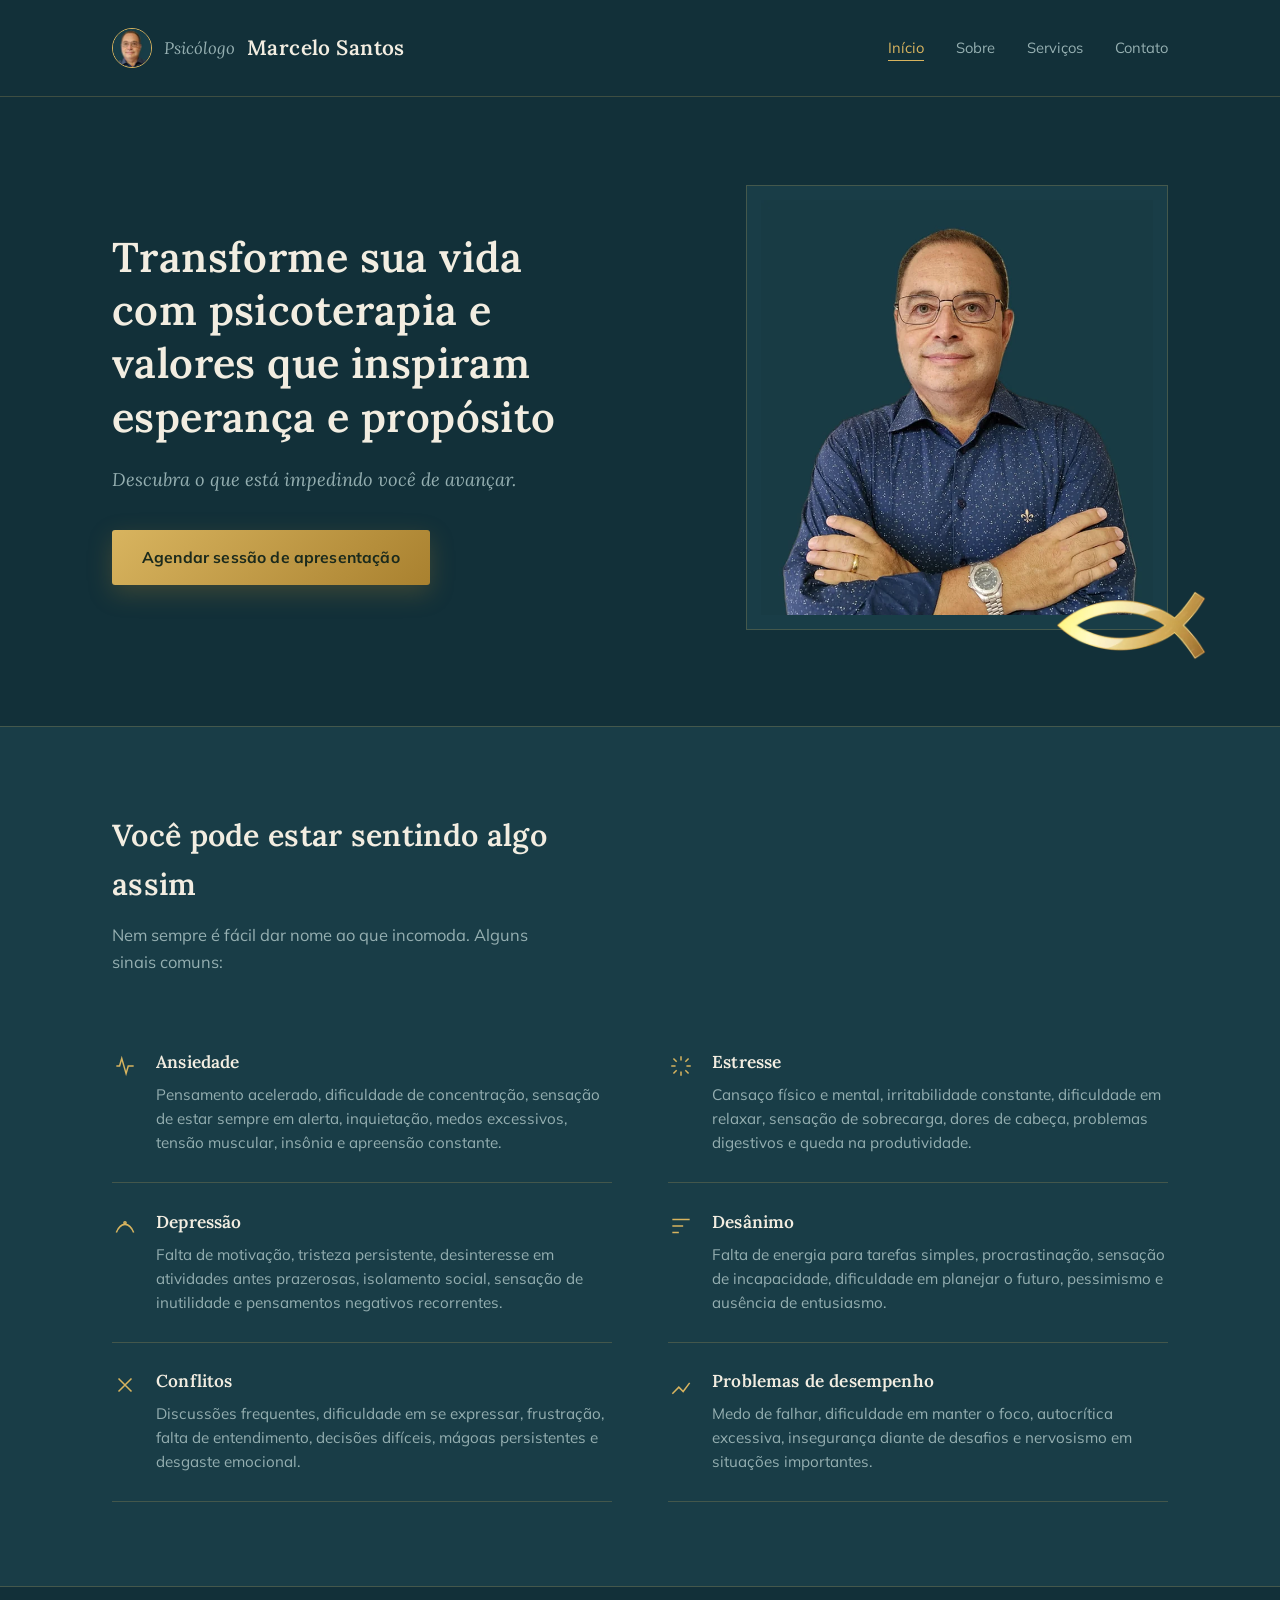
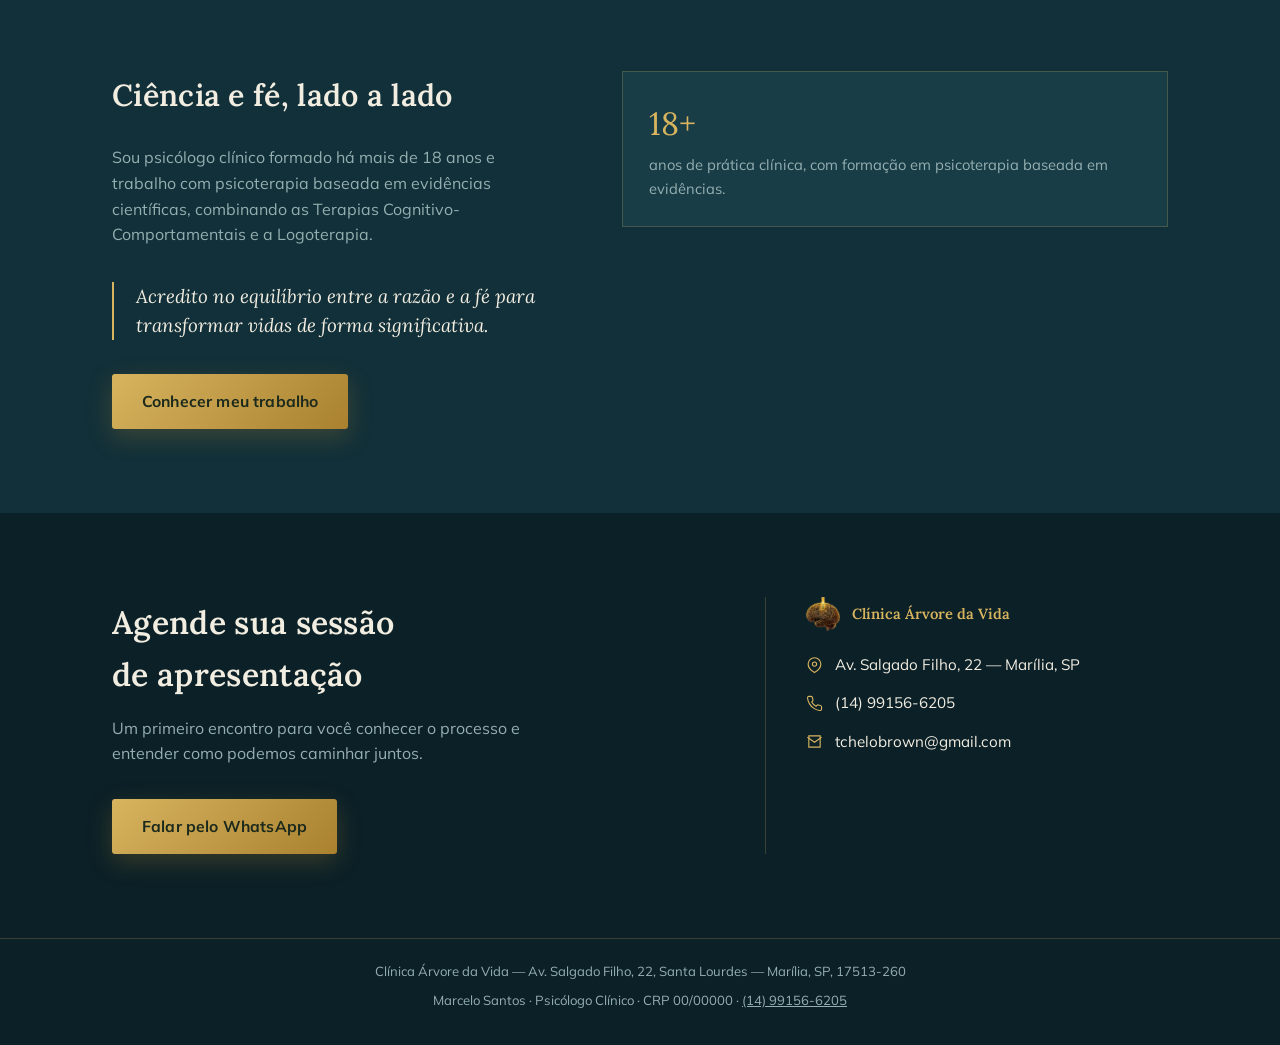
<file: site/index.html>
<!DOCTYPE html>
<html lang="pt-BR">
<head>
<meta charset="UTF-8">
<meta name="viewport" content="width=device-width, initial-scale=1.0">
<title>Marcelo Santos | Psicólogo clínico em Marília</title>
<meta name="description" content="Psicoterapia baseada em evidências. Atendimento online e presencial em Marília, SP.">
<link rel="canonical" href="https://www.psimarcelosantos.com.br/">
<meta property="og:type" content="website">
<meta property="og:locale" content="pt_BR">
<meta property="og:site_name" content="Marcelo Santos | Psicólogo clínico">
<meta property="og:title" content="Marcelo Santos | Psicólogo clínico em Marília">
<meta property="og:description" content="Psicoterapia baseada em evidências. Atendimento online e presencial em Marília, SP.">
<meta property="og:url" content="https://www.psimarcelosantos.com.br/">
<meta property="og:image" content="https://www.psimarcelosantos.com.br/assets/img/og-marcelo.jpg">
<meta property="og:image:width" content="1200">
<meta property="og:image:height" content="630">
<meta property="og:image:alt" content="Marcelo Santos, psicólogo clínico">
<meta name="twitter:card" content="summary_large_image">
<meta name="twitter:title" content="Marcelo Santos | Psicólogo clínico em Marília">
<meta name="twitter:description" content="Psicoterapia baseada em evidências. Atendimento online e presencial em Marília, SP.">
<meta name="twitter:image" content="https://www.psimarcelosantos.com.br/assets/img/og-marcelo.jpg">
<link rel="icon" type="image/png" sizes="32x32" href="assets/img/favicon-32.png">
<link rel="apple-touch-icon" href="assets/img/apple-touch-icon.png">
<meta name="theme-color" content="#123039">
<link rel="preconnect" href="https://fonts.googleapis.com">
<link rel="preconnect" href="https://fonts.gstatic.com" crossorigin>
<link href="https://fonts.googleapis.com/css2?family=Lora:ital,wght@0,400;0,500;0,600;1,400&family=Mulish:wght@400;500;600;700;800&display=swap" rel="stylesheet">
<link rel="stylesheet" href="assets/css/style.css">
<script type="application/ld+json">
{
  "@context": "https://schema.org",
  "@type": "Psychologist",
  "@id": "https://www.psimarcelosantos.com.br/#marcelo",
  "name": "Marcelo Santos",
  "description": "Psicólogo clínico com mais de 18 anos de prática, atuando com Terapias Cognitivo-Comportamentais e Logoterapia.",
  "url": "https://www.psimarcelosantos.com.br/",
  "image": "https://www.psimarcelosantos.com.br/assets/img/og-marcelo.jpg",
  "telephone": "+55-14-99156-6205",
  "email": "tchelobrown@gmail.com",
  "priceRange": "$$",
  "address": {
    "@type": "PostalAddress",
    "streetAddress": "Av. Salgado Filho, 22",
    "addressLocality": "Marília",
    "addressRegion": "SP",
    "postalCode": "17513-260",
    "addressCountry": "BR"
  },
  "areaServed": [
    {
      "@type": "City",
      "name": "Marília"
    },
    {
      "@type": "Country",
      "name": "Brasil"
    }
  ],
  "availableService": [
    {
      "@type": "MedicalTherapy",
      "name": "Terapia Cognitivo-Comportamental"
    },
    {
      "@type": "MedicalTherapy",
      "name": "Logoterapia"
    }
  ],
  "medicalSpecialty": "Psychiatric",
  "knowsLanguage": "pt-BR"
}
</script>
<script>document.documentElement.classList.add("js");</script>
</head>
<body>

<header>
  <div class="wrap">
    <a class="brand" href="index.html" style="text-decoration:none;">
      <img class="avatar" src="assets/img/avatar-80.webp" alt="" width="40" height="40">
      <span class="first">Psicólogo</span>
      <span class="last">Marcelo Santos</span>
    </a>
    <nav>
      <a class="active" href="index.html">Início</a>
      <a href="sobre.html">Sobre</a>
      <a href="servicos.html">Serviços</a>
      <a href="contato.html">Contato</a>
    </nav>
  </div>
</header>

<section class="hero">
  <div class="wrap">
    <div>
      <h1>Transforme sua vida com psicoterapia e valores que inspiram esperança e propósito</h1>
      <p class="sub">Descubra o que está impedindo você de avançar.</p>
      <a class="btn-gold" href="https://wa.me/5514991566205" target="_blank" rel="noopener">Agendar sessão de apresentação</a>
    </div>
    <div class="hero-photo">
      <div class="frame">
        <img src="assets/img/marcelo.webp" alt="Marcelo Santos, psicólogo clínico" width="700" height="742" fetchpriority="high">
      </div>
      <img class="fish-watermark" src="assets/img/peixe.webp" alt="" aria-hidden="true" width="320" height="148">
    </div>
  </div>
</section>

<section class="signs" id="sinais">
  <div class="wrap">
    <div class="section-head" data-reveal>
      <h2>Você pode estar sentindo algo assim</h2>
      <p>Nem sempre é fácil dar nome ao que incomoda. Alguns sinais comuns:</p>
    </div>
    <div class="signs-grid">

      <div class="sign" data-reveal data-reveal-delay="0">
        <svg viewBox="0 0 24 24" aria-hidden="true"><path d="M4 12h3l2-7 4 14 2-7h5"/></svg>
        <div>
          <h3>Ansiedade</h3>
          <p>Pensamento acelerado, dificuldade de concentração, sensação de estar sempre em alerta, inquietação, medos excessivos, tensão muscular, insônia e apreensão constante.</p>
        </div>
      </div>

      <div class="sign" data-reveal data-reveal-delay="70">
        <svg viewBox="0 0 24 24" aria-hidden="true"><path d="M12 3v4M12 17v4M5 5l3 3M16 16l3 3M3 12h4M17 12h4M5 19l3-3M16 8l3-3"/></svg>
        <div>
          <h3>Estresse</h3>
          <p>Cansaço físico e mental, irritabilidade constante, dificuldade em relaxar, sensação de sobrecarga, dores de cabeça, problemas digestivos e queda na produtividade.</p>
        </div>
      </div>

      <div class="sign" data-reveal data-reveal-delay="140">
        <svg viewBox="0 0 24 24" aria-hidden="true"><path d="M4 18c4-10 12-10 16 0"/><circle cx="12" cy="9" r="1"/></svg>
        <div>
          <h3>Depressão</h3>
          <p>Falta de motivação, tristeza persistente, desinteresse em atividades antes prazerosas, isolamento social, sensação de inutilidade e pensamentos negativos recorrentes.</p>
        </div>
      </div>

      <div class="sign" data-reveal data-reveal-delay="210">
        <svg viewBox="0 0 24 24" aria-hidden="true"><path d="M4 6h16M4 12h10M4 18h6"/></svg>
        <div>
          <h3>Desânimo</h3>
          <p>Falta de energia para tarefas simples, procrastinação, sensação de incapacidade, dificuldade em planejar o futuro, pessimismo e ausência de entusiasmo.</p>
        </div>
      </div>

      <div class="sign" data-reveal data-reveal-delay="280">
        <svg viewBox="0 0 24 24" aria-hidden="true"><path d="M6 6l6 6-6 6M18 6l-6 6 6 6"/></svg>
        <div>
          <h3>Conflitos</h3>
          <p>Discussões frequentes, dificuldade em se expressar, frustração, falta de entendimento, decisões difíceis, mágoas persistentes e desgaste emocional.</p>
        </div>
      </div>

      <div class="sign" data-reveal data-reveal-delay="350">
        <svg viewBox="0 0 24 24" aria-hidden="true"><path d="M4 20l6-6 4 4 6-8"/></svg>
        <div>
          <h3>Problemas de desempenho</h3>
          <p>Medo de falhar, dificuldade em manter o foco, autocrítica excessiva, insegurança diante de desafios e nervosismo em situações importantes.</p>
        </div>
      </div>

    </div>
  </div>
</section>

<section class="bio">
  <div class="wrap">
    <div>
      <h2>Ciência e fé, lado a lado</h2>
      <p>Sou psicólogo clínico formado há mais de 18 anos e trabalho com psicoterapia baseada em evidências científicas, combinando as Terapias Cognitivo-Comportamentais e a Logoterapia.</p>
      <p class="pull">Acredito no equilíbrio entre a razão e a fé para transformar vidas de forma significativa.</p>
      <a class="btn-gold" href="sobre.html">Conhecer meu trabalho</a>
    </div>
    <div class="bio-side" data-reveal>
      <div class="credential">
        <span class="num">18+</span>
        <p>anos de prática clínica, com formação em psicoterapia baseada em evidências.</p>
      </div>
    </div>
  </div>
</section>

<section class="cta">
  <div class="wrap">
    <div>
      <h2>Agende sua sessão de apresentação</h2>
      <p>Um primeiro encontro para você conhecer o processo e entender como podemos caminhar juntos.</p>
      <a class="btn-gold" href="https://wa.me/5514991566205" target="_blank" rel="noopener">Falar pelo WhatsApp</a>
    </div>
    <div class="contact-block" data-reveal>
      <div class="clinic">
        <img class="clinic-logo" src="assets/img/cerebro.webp" alt="" width="140" height="137" loading="lazy">
        <span><strong>Clínica Árvore da Vida</strong></span>
      </div>
      <div class="contact-line">
        <svg viewBox="0 0 24 24" aria-hidden="true"><path d="M21 10c0 7-9 12-9 12s-9-5-9-12a9 9 0 0 1 18 0z"/><circle cx="12" cy="10" r="3"/></svg>
        <a href="https://www.google.com/maps/search/?api=1&amp;query=Av.+Salgado+Filho,+22,+Santa+Lourdes,+Mar%C3%ADlia+-+SP,+17513-260" target="_blank" rel="noopener">Av. Salgado Filho, 22 — Marília, SP</a>
      </div>
      <div class="contact-line">
        <svg viewBox="0 0 24 24" aria-hidden="true"><path d="M22 16.92v3a2 2 0 0 1-2.18 2 19.8 19.8 0 0 1-8.63-3.07 19.5 19.5 0 0 1-6-6 19.8 19.8 0 0 1-3.07-8.67A2 2 0 0 1 4.11 2h3a2 2 0 0 1 2 1.72c.13.96.36 1.9.68 2.81a2 2 0 0 1-.45 2.11L8.09 9.91a16 16 0 0 0 6 6l1.27-1.27a2 2 0 0 1 2.11-.45c.91.32 1.85.55 2.81.68A2 2 0 0 1 22 16.92z"/></svg>
        <a href="tel:+5514991566205">(14) 99156-6205</a>
      </div>
      <div class="contact-line">
        <svg viewBox="0 0 24 24" aria-hidden="true"><path d="M4 4h16v16H4z"/><path d="M22 6l-10 7L2 6"/></svg>
        <a href="mailto:tchelobrown@gmail.com">tchelobrown@gmail.com</a>
      </div>
    </div>
  </div>
</section>

<!-- TODO Pedro: o CRP é obrigatório em divulgação (CFP). Pedir o número ao Marcelo e trocar abaixo. -->
<footer>
  <div class="wrap">
    <p style="margin:0 0 8px;">Clínica Árvore da Vida — Av. Salgado Filho, 22, Santa Lourdes — Marília, SP, 17513-260</p>
    <p style="margin:0;">Marcelo Santos · Psicólogo Clínico · CRP 00/00000 · <a href="tel:+5514991566205">(14) 99156-6205</a></p>
  </div>
</footer>

<script src="assets/js/reveal.js" defer></script>
</body>
</html>
</file>
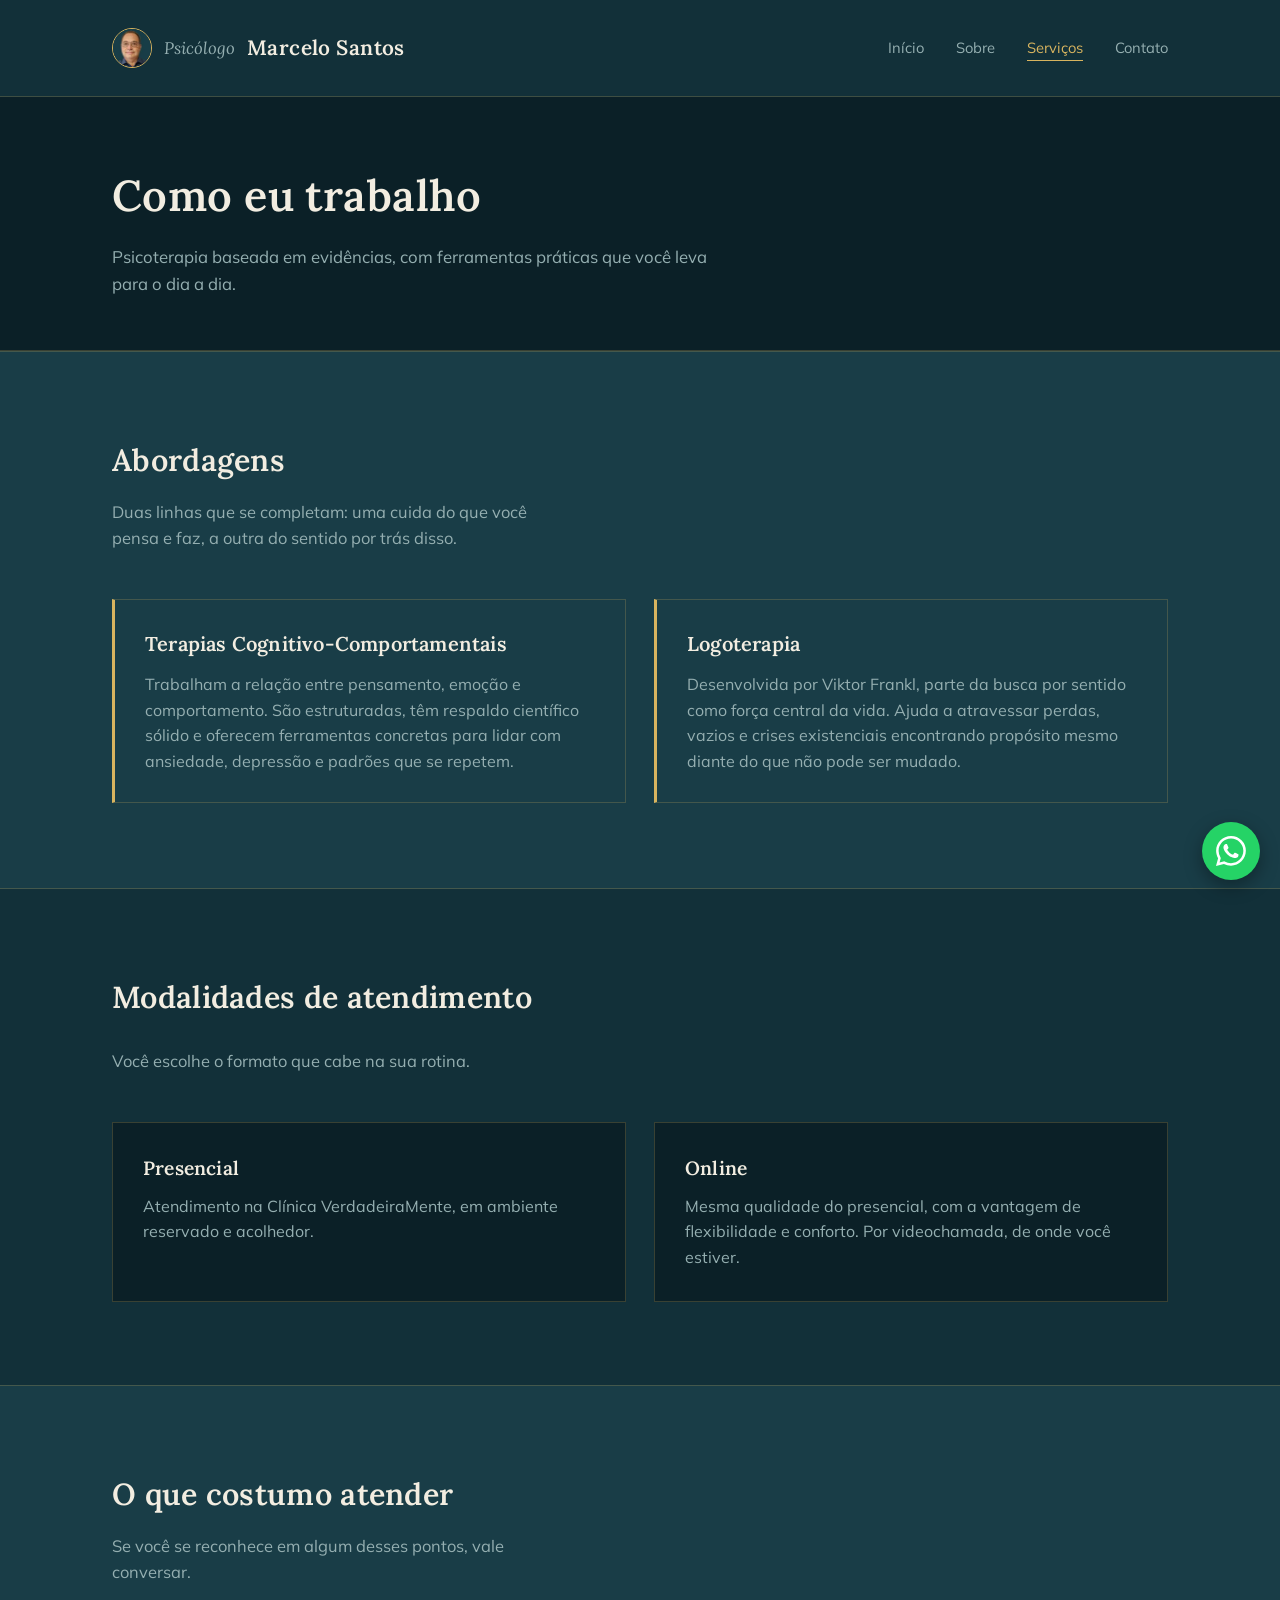
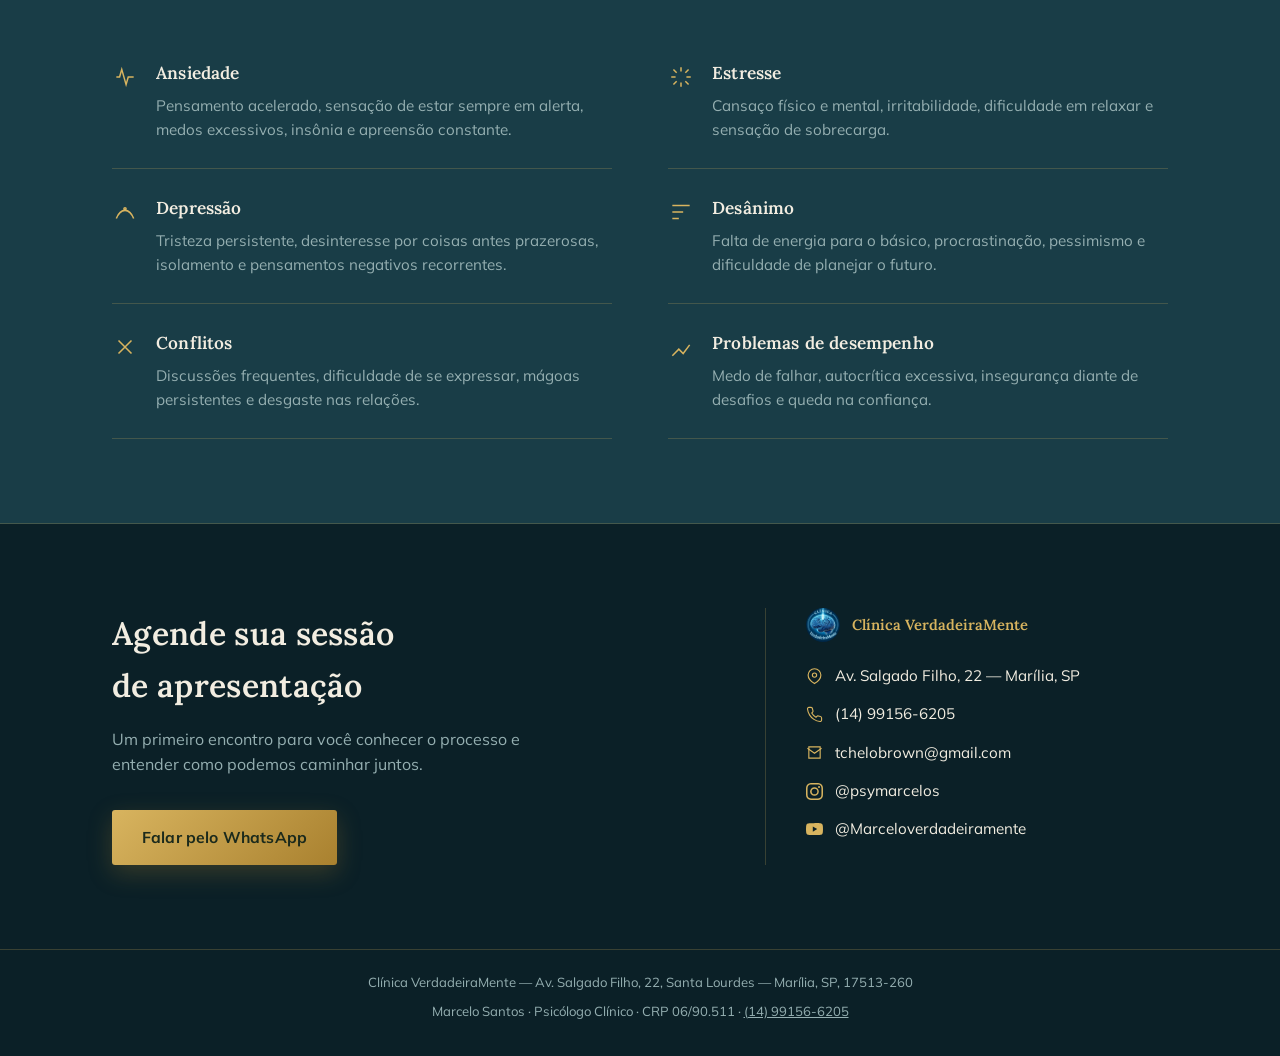
<file: servicos.html>
<!DOCTYPE html>
<html lang="pt-BR">
<head>
<meta charset="UTF-8">
<meta name="viewport" content="width=device-width, initial-scale=1.0">
<title>Serviços | Marcelo Santos, psicólogo clínico</title>
<meta name="description" content="Psicoterapia individual, online e presencial, em Marília. Terapias Cognitivo-Comportamentais e Logoterapia.">
<link rel="canonical" href="https://psimarcelosantos.com.br/servicos">
<meta property="og:type" content="website">
<meta property="og:locale" content="pt_BR">
<meta property="og:site_name" content="Marcelo Santos | Psicólogo clínico">
<meta property="og:title" content="Serviços | Marcelo Santos, psicólogo clínico">
<meta property="og:description" content="Psicoterapia individual, online e presencial, em Marília. Terapias Cognitivo-Comportamentais e Logoterapia.">
<meta property="og:url" content="https://psimarcelosantos.com.br/servicos">
<meta property="og:image" content="https://psimarcelosantos.com.br/assets/img/og-marcelo.jpg">
<meta property="og:image:width" content="1200">
<meta property="og:image:height" content="630">
<meta property="og:image:alt" content="Marcelo Santos, psicólogo clínico">
<meta name="twitter:card" content="summary_large_image">
<meta name="twitter:title" content="Serviços | Marcelo Santos, psicólogo clínico">
<meta name="twitter:description" content="Psicoterapia individual, online e presencial, em Marília. Terapias Cognitivo-Comportamentais e Logoterapia.">
<meta name="twitter:image" content="https://psimarcelosantos.com.br/assets/img/og-marcelo.jpg">
<link rel="icon" type="image/png" sizes="32x32" href="assets/img/favicon-32.png">
<link rel="apple-touch-icon" href="assets/img/apple-touch-icon.png">
<meta name="theme-color" content="#123039">
<link rel="preconnect" href="https://fonts.googleapis.com">
<link rel="preconnect" href="https://fonts.gstatic.com" crossorigin>
<link href="https://fonts.googleapis.com/css2?family=Lora:ital,wght@0,400;0,500;0,600;1,400&family=Mulish:wght@400;500;600;700;800&display=swap" rel="stylesheet">
<link rel="stylesheet" href="assets/css/style.css?v=5">
<script type="application/ld+json">
{
  "@context": "https://schema.org",
  "@type": "Psychologist",
  "@id": "https://psimarcelosantos.com.br/#marcelo",
  "name": "Marcelo Santos",
  "description": "Psicólogo clínico com mais de 18 anos de prática, atuando com Terapias Cognitivo-Comportamentais e Logoterapia.",
  "url": "https://psimarcelosantos.com.br/",
  "image": "https://psimarcelosantos.com.br/assets/img/og-marcelo.jpg",
  "telephone": "+55-14-99156-6205",
  "email": "tchelobrown@gmail.com",
  "sameAs": ["https://www.instagram.com/psymarcelos/", "https://www.youtube.com/@Marceloverdadeiramente"],
  "priceRange": "$$",
  "address": {
    "@type": "PostalAddress",
    "streetAddress": "Av. Salgado Filho, 22",
    "addressLocality": "Marília",
    "addressRegion": "SP",
    "postalCode": "17513-260",
    "addressCountry": "BR"
  },
  "areaServed": [
    {
      "@type": "City",
      "name": "Marília"
    },
    {
      "@type": "Country",
      "name": "Brasil"
    }
  ],
  "availableService": [
    {
      "@type": "MedicalTherapy",
      "name": "Terapia Cognitivo-Comportamental"
    },
    {
      "@type": "MedicalTherapy",
      "name": "Logoterapia"
    }
  ],
  "medicalSpecialty": "Psychiatric",
  "knowsLanguage": "pt-BR"
}
</script>
<script>document.documentElement.classList.add("js");</script>
</head>
<body>

<header>
  <div class="wrap">
    <a class="brand" href="/" style="text-decoration:none;">
      <img class="avatar" src="assets/img/avatar-80.webp" alt="" width="40" height="40">
      <span class="first">Psicólogo</span>
      <span class="last">Marcelo Santos</span>
    </a>
    <nav>
      <a href="/">Início</a>
      <a href="/sobre">Sobre</a>
      <a class="active" href="/servicos">Serviços</a>
      <a href="/contato">Contato</a>
    </nav>
  </div>
</header>

<section class="page-head">
  <div class="wrap">
    <h1>Como eu trabalho</h1>
    <p>Psicoterapia baseada em evidências, com ferramentas práticas que você leva para o dia a dia.</p>
  </div>
</section>

<section class="signs">
  <div class="wrap">
    <div class="section-head" data-reveal>
      <h2>Abordagens</h2>
      <p>Duas linhas que se completam: uma cuida do que você pensa e faz, a outra do sentido por trás disso.</p>
    </div>
    <div class="approach-grid">
      <div class="approach" data-reveal data-reveal-delay="0">
        <h3>Terapias Cognitivo-Comportamentais</h3>
        <p>Trabalham a relação entre pensamento, emoção e comportamento. São estruturadas, têm respaldo científico sólido e oferecem ferramentas concretas para lidar com ansiedade, depressão e padrões que se repetem.</p>
      </div>
      <div class="approach" data-reveal data-reveal-delay="70">
        <h3>Logoterapia</h3>
        <p>Desenvolvida por Viktor Frankl, parte da busca por sentido como força central da vida. Ajuda a atravessar perdas, vazios e crises existenciais encontrando propósito mesmo diante do que não pode ser mudado.</p>
      </div>
    </div>
  </div>
</section>

<section class="bio stack">
  <div class="wrap">
    <div class="section-head" data-reveal>
      <h2>Modalidades de atendimento</h2>
      <p>Você escolhe o formato que cabe na sua rotina.</p>
    </div>
    <div class="modes">
      <div class="mode" data-reveal data-reveal-delay="0">
        <h3>Presencial</h3>
        <p>Atendimento na Clínica VerdadeiraMente, em ambiente reservado e acolhedor.</p>
      </div>
      <div class="mode" data-reveal data-reveal-delay="70">
        <h3>Online</h3>
        <p>Mesma qualidade do presencial, com a vantagem de flexibilidade e conforto. Por videochamada, de onde você estiver.</p>
      </div>
    </div>
  </div>
</section>

<section class="signs">
  <div class="wrap">
    <div class="section-head" data-reveal>
      <h2>O que costumo atender</h2>
      <p>Se você se reconhece em algum desses pontos, vale conversar.</p>
    </div>
    <div class="signs-grid">
      <div class="sign" data-reveal data-reveal-delay="0"><svg viewBox="0 0 24 24" aria-hidden="true"><path d="M4 12h3l2-7 4 14 2-7h5"/></svg><div><h3>Ansiedade</h3><p>Pensamento acelerado, sensação de estar sempre em alerta, medos excessivos, insônia e apreensão constante.</p></div></div>
      <div class="sign" data-reveal data-reveal-delay="70"><svg viewBox="0 0 24 24" aria-hidden="true"><path d="M12 3v4M12 17v4M5 5l3 3M16 16l3 3M3 12h4M17 12h4M5 19l3-3M16 8l3-3"/></svg><div><h3>Estresse</h3><p>Cansaço físico e mental, irritabilidade, dificuldade em relaxar e sensação de sobrecarga.</p></div></div>
      <div class="sign" data-reveal data-reveal-delay="140"><svg viewBox="0 0 24 24" aria-hidden="true"><path d="M4 18c4-10 12-10 16 0"/><circle cx="12" cy="9" r="1"/></svg><div><h3>Depressão</h3><p>Tristeza persistente, desinteresse por coisas antes prazerosas, isolamento e pensamentos negativos recorrentes.</p></div></div>
      <div class="sign" data-reveal data-reveal-delay="210"><svg viewBox="0 0 24 24" aria-hidden="true"><path d="M4 6h16M4 12h10M4 18h6"/></svg><div><h3>Desânimo</h3><p>Falta de energia para o básico, procrastinação, pessimismo e dificuldade de planejar o futuro.</p></div></div>
      <div class="sign" data-reveal data-reveal-delay="280"><svg viewBox="0 0 24 24" aria-hidden="true"><path d="M6 6l6 6-6 6M18 6l-6 6 6 6"/></svg><div><h3>Conflitos</h3><p>Discussões frequentes, dificuldade de se expressar, mágoas persistentes e desgaste nas relações.</p></div></div>
      <div class="sign" data-reveal data-reveal-delay="350"><svg viewBox="0 0 24 24" aria-hidden="true"><path d="M4 20l6-6 4 4 6-8"/></svg><div><h3>Problemas de desempenho</h3><p>Medo de falhar, autocrítica excessiva, insegurança diante de desafios e queda na confiança.</p></div></div>
    </div>
  </div>
</section>

<section class="cta">
  <div class="wrap">
    <div>
      <h2>Agende sua sessão de apresentação</h2>
      <p>Um primeiro encontro para você conhecer o processo e entender como podemos caminhar juntos.</p>
      <a class="btn-gold" href="https://wa.me/5514991566205" target="_blank" rel="noopener">Falar pelo WhatsApp</a>
    </div>
    <div class="contact-block" data-reveal>
      <div class="clinic">
        <img class="clinic-logo" src="assets/img/logo-clinica.webp" alt="" width="160" height="160" loading="lazy">
        <span><strong>Clínica VerdadeiraMente</strong></span>
      </div>
      <div class="contact-line">
        <svg viewBox="0 0 24 24" aria-hidden="true"><path d="M21 10c0 7-9 12-9 12s-9-5-9-12a9 9 0 0 1 18 0z"/><circle cx="12" cy="10" r="3"/></svg>
        <a href="https://www.google.com/maps/search/?api=1&amp;query=Av.+Salgado+Filho,+22,+Santa+Lourdes,+Mar%C3%ADlia+-+SP,+17513-260" target="_blank" rel="noopener">Av. Salgado Filho, 22 — Marília, SP</a>
      </div>
      <div class="contact-line">
        <svg viewBox="0 0 24 24" aria-hidden="true"><path d="M22 16.92v3a2 2 0 0 1-2.18 2 19.8 19.8 0 0 1-8.63-3.07 19.5 19.5 0 0 1-6-6 19.8 19.8 0 0 1-3.07-8.67A2 2 0 0 1 4.11 2h3a2 2 0 0 1 2 1.72c.13.96.36 1.9.68 2.81a2 2 0 0 1-.45 2.11L8.09 9.91a16 16 0 0 0 6 6l1.27-1.27a2 2 0 0 1 2.11-.45c.91.32 1.85.55 2.81.68A2 2 0 0 1 22 16.92z"/></svg>
        <a href="tel:+5514991566205">(14) 99156-6205</a>
      </div>
      <div class="contact-line">
        <svg viewBox="0 0 24 24" aria-hidden="true"><path d="M4 4h16v16H4z"/><path d="M22 6l-10 7L2 6"/></svg>
        <a href="mailto:tchelobrown@gmail.com">tchelobrown@gmail.com</a>
      </div>
      <div class="contact-line">
        <span class="ico-social ico-instagram" aria-hidden="true"></span>
        <a href="https://www.instagram.com/psymarcelos/" target="_blank" rel="noopener">@psymarcelos</a>
      </div>
      <div class="contact-line">
        <span class="ico-social ico-youtube" aria-hidden="true"></span>
        <a href="https://www.youtube.com/@Marceloverdadeiramente" target="_blank" rel="noopener">@Marceloverdadeiramente</a>
      </div>
    </div>
  </div>
</section>

<footer>
  <div class="wrap">
    <p style="margin:0 0 8px;">Clínica VerdadeiraMente — Av. Salgado Filho, 22, Santa Lourdes — Marília, SP, 17513-260</p>
    <p style="margin:0;">Marcelo Santos · Psicólogo Clínico · CRP 06/90.511 · <a href="tel:+5514991566205">(14) 99156-6205</a></p>
  </div>
</footer>

<script src="assets/js/reveal.js?v=3" defer></script>

<a class="whats-float"
   href="https://wa.me/5514991566205?text=Ol%C3%A1%2C%20vim%20pelo%20site%20e%20gostaria%20de%20agendar%20uma%20sess%C3%A3o%20de%20apresenta%C3%A7%C3%A3o."
   target="_blank" rel="noopener"
   aria-label="Conversar pelo WhatsApp">
  <span class="ico" aria-hidden="true"></span>
</a>
</body>
</html>
</file>
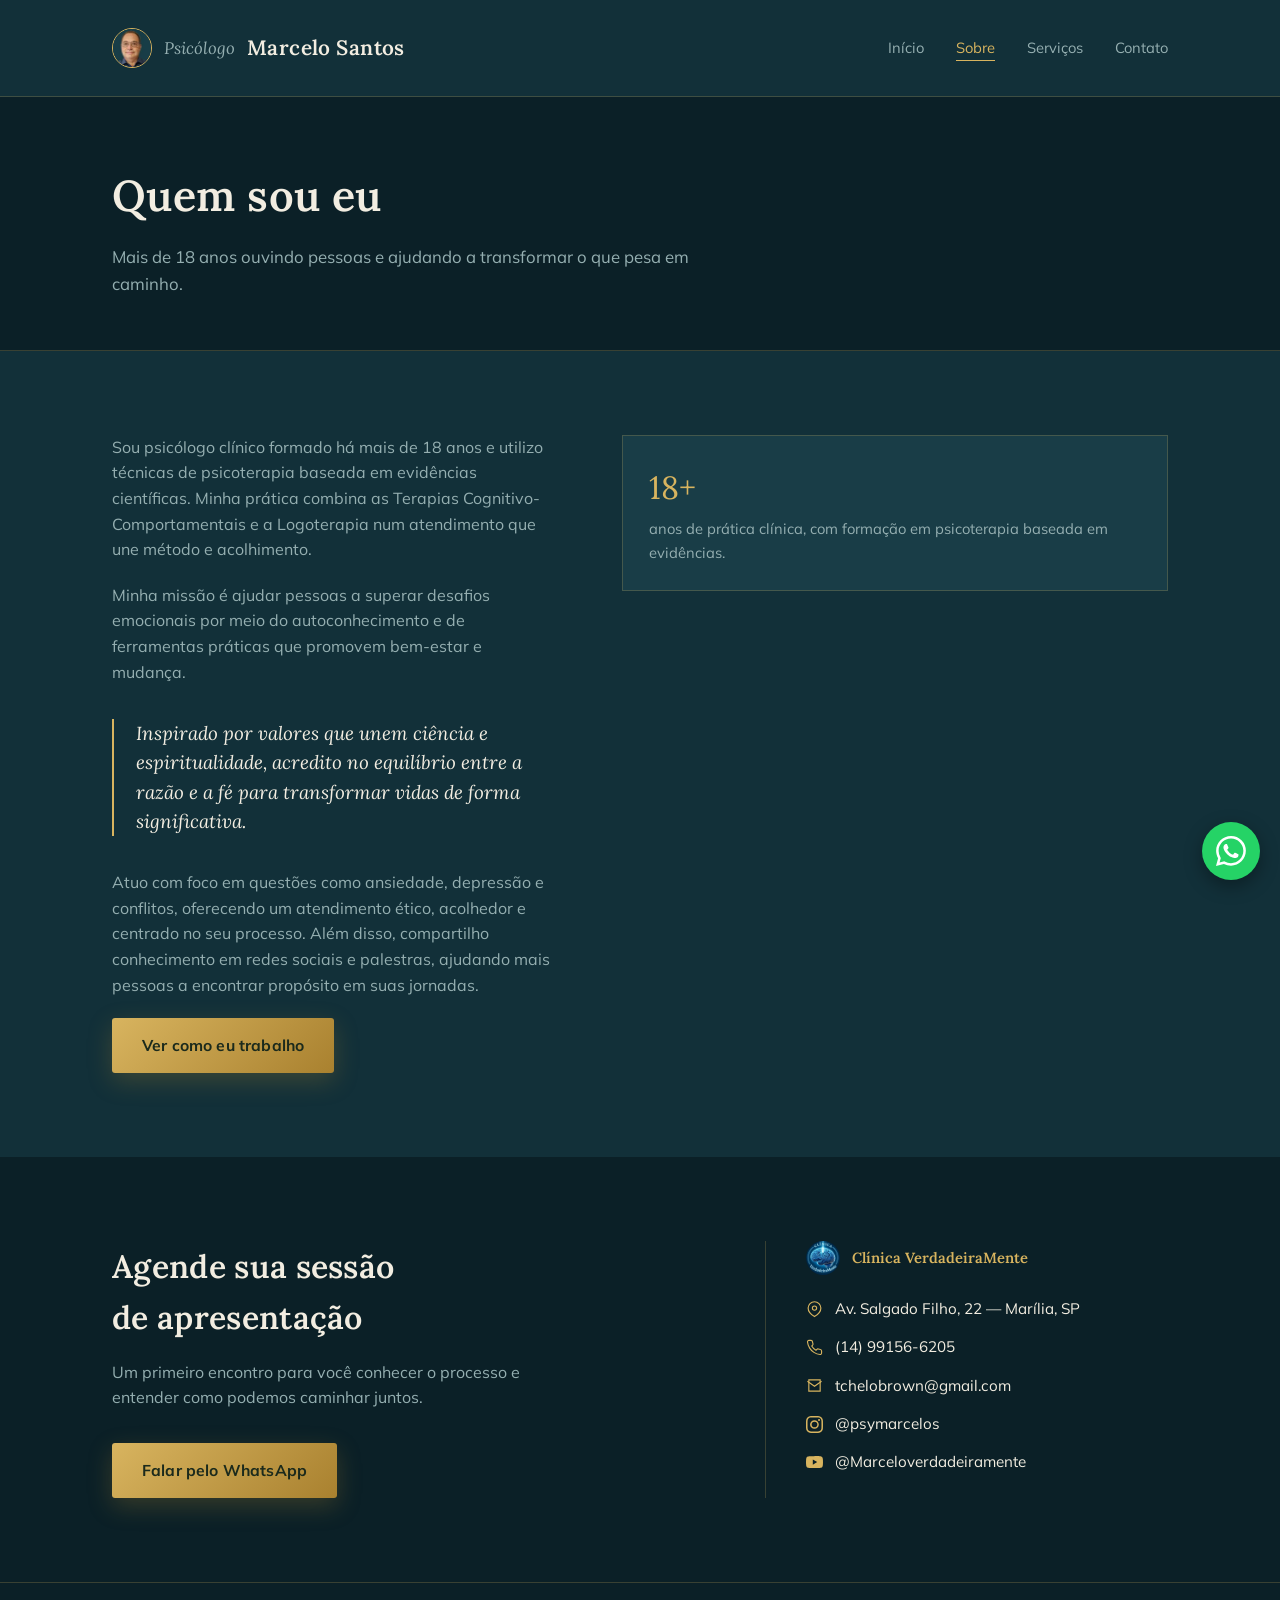
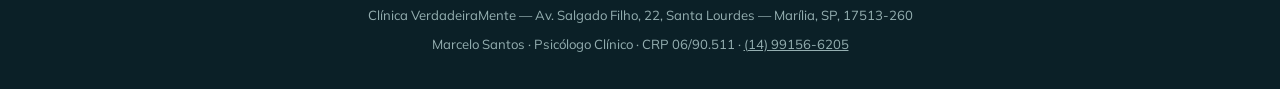
<file: sobre.html>
<!DOCTYPE html>
<html lang="pt-BR">
<head>
<meta charset="UTF-8">
<meta name="viewport" content="width=device-width, initial-scale=1.0">
<title>Sobre | Marcelo Santos, psicólogo clínico</title>
<meta name="description" content="Psicólogo clínico há mais de 18 anos, com formação em Terapias Cognitivo-Comportamentais e Logoterapia.">
<link rel="canonical" href="https://psimarcelosantos.com.br/sobre">
<meta property="og:type" content="website">
<meta property="og:locale" content="pt_BR">
<meta property="og:site_name" content="Marcelo Santos | Psicólogo clínico">
<meta property="og:title" content="Sobre | Marcelo Santos, psicólogo clínico">
<meta property="og:description" content="Psicólogo clínico há mais de 18 anos, com formação em Terapias Cognitivo-Comportamentais e Logoterapia.">
<meta property="og:url" content="https://psimarcelosantos.com.br/sobre">
<meta property="og:image" content="https://psimarcelosantos.com.br/assets/img/og-marcelo.jpg">
<meta property="og:image:width" content="1200">
<meta property="og:image:height" content="630">
<meta property="og:image:alt" content="Marcelo Santos, psicólogo clínico">
<meta name="twitter:card" content="summary_large_image">
<meta name="twitter:title" content="Sobre | Marcelo Santos, psicólogo clínico">
<meta name="twitter:description" content="Psicólogo clínico há mais de 18 anos, com formação em Terapias Cognitivo-Comportamentais e Logoterapia.">
<meta name="twitter:image" content="https://psimarcelosantos.com.br/assets/img/og-marcelo.jpg">
<link rel="icon" type="image/png" sizes="32x32" href="assets/img/favicon-32.png">
<link rel="apple-touch-icon" href="assets/img/apple-touch-icon.png">
<meta name="theme-color" content="#123039">
<link rel="preconnect" href="https://fonts.googleapis.com">
<link rel="preconnect" href="https://fonts.gstatic.com" crossorigin>
<link href="https://fonts.googleapis.com/css2?family=Lora:ital,wght@0,400;0,500;0,600;1,400&family=Mulish:wght@400;500;600;700;800&display=swap" rel="stylesheet">
<link rel="stylesheet" href="assets/css/style.css?v=5">
<script type="application/ld+json">
{
  "@context": "https://schema.org",
  "@type": "Psychologist",
  "@id": "https://psimarcelosantos.com.br/#marcelo",
  "name": "Marcelo Santos",
  "description": "Psicólogo clínico com mais de 18 anos de prática, atuando com Terapias Cognitivo-Comportamentais e Logoterapia.",
  "url": "https://psimarcelosantos.com.br/",
  "image": "https://psimarcelosantos.com.br/assets/img/og-marcelo.jpg",
  "telephone": "+55-14-99156-6205",
  "email": "tchelobrown@gmail.com",
  "sameAs": ["https://www.instagram.com/psymarcelos/", "https://www.youtube.com/@Marceloverdadeiramente"],
  "priceRange": "$$",
  "address": {
    "@type": "PostalAddress",
    "streetAddress": "Av. Salgado Filho, 22",
    "addressLocality": "Marília",
    "addressRegion": "SP",
    "postalCode": "17513-260",
    "addressCountry": "BR"
  },
  "areaServed": [
    {
      "@type": "City",
      "name": "Marília"
    },
    {
      "@type": "Country",
      "name": "Brasil"
    }
  ],
  "availableService": [
    {
      "@type": "MedicalTherapy",
      "name": "Terapia Cognitivo-Comportamental"
    },
    {
      "@type": "MedicalTherapy",
      "name": "Logoterapia"
    }
  ],
  "medicalSpecialty": "Psychiatric",
  "knowsLanguage": "pt-BR"
}
</script>
<script>document.documentElement.classList.add("js");</script>
</head>
<body>

<header>
  <div class="wrap">
    <a class="brand" href="/" style="text-decoration:none;">
      <img class="avatar" src="assets/img/avatar-80.webp" alt="" width="40" height="40">
      <span class="first">Psicólogo</span>
      <span class="last">Marcelo Santos</span>
    </a>
    <nav>
      <a href="/">Início</a>
      <a class="active" href="/sobre">Sobre</a>
      <a href="/servicos">Serviços</a>
      <a href="/contato">Contato</a>
    </nav>
  </div>
</header>

<section class="page-head">
  <div class="wrap">
    <h1>Quem sou eu</h1>
    <p>Mais de 18 anos ouvindo pessoas e ajudando a transformar o que pesa em caminho.</p>
  </div>
</section>

<section class="bio">
  <div class="wrap">
    <div>
      <p>Sou psicólogo clínico formado há mais de 18 anos e utilizo técnicas de psicoterapia baseada em evidências científicas. Minha prática combina as Terapias Cognitivo-Comportamentais e a Logoterapia num atendimento que une método e acolhimento.</p>
      <p>Minha missão é ajudar pessoas a superar desafios emocionais por meio do autoconhecimento e de ferramentas práticas que promovem bem-estar e mudança.</p>
      <p class="pull">Inspirado por valores que unem ciência e espiritualidade, acredito no equilíbrio entre a razão e a fé para transformar vidas de forma significativa.</p>
      <p>Atuo com foco em questões como ansiedade, depressão e conflitos, oferecendo um atendimento ético, acolhedor e centrado no seu processo. Além disso, compartilho conhecimento em redes sociais e palestras, ajudando mais pessoas a encontrar propósito em suas jornadas.</p>
      <a class="btn-gold" href="/servicos">Ver como eu trabalho</a>
    </div>
    <div class="bio-side" data-reveal>
      <div class="credential">
        <span class="num">18+</span>
        <p>anos de prática clínica, com formação em psicoterapia baseada em evidências.</p>
      </div>
    </div>
  </div>
</section>

<section class="cta">
  <div class="wrap">
    <div>
      <h2>Agende sua sessão de apresentação</h2>
      <p>Um primeiro encontro para você conhecer o processo e entender como podemos caminhar juntos.</p>
      <a class="btn-gold" href="https://wa.me/5514991566205" target="_blank" rel="noopener">Falar pelo WhatsApp</a>
    </div>
    <div class="contact-block" data-reveal>
      <div class="clinic">
        <img class="clinic-logo" src="assets/img/logo-clinica.webp" alt="" width="160" height="160" loading="lazy">
        <span><strong>Clínica VerdadeiraMente</strong></span>
      </div>
      <div class="contact-line">
        <svg viewBox="0 0 24 24" aria-hidden="true"><path d="M21 10c0 7-9 12-9 12s-9-5-9-12a9 9 0 0 1 18 0z"/><circle cx="12" cy="10" r="3"/></svg>
        <a href="https://www.google.com/maps/search/?api=1&amp;query=Av.+Salgado+Filho,+22,+Santa+Lourdes,+Mar%C3%ADlia+-+SP,+17513-260" target="_blank" rel="noopener">Av. Salgado Filho, 22 — Marília, SP</a>
      </div>
      <div class="contact-line">
        <svg viewBox="0 0 24 24" aria-hidden="true"><path d="M22 16.92v3a2 2 0 0 1-2.18 2 19.8 19.8 0 0 1-8.63-3.07 19.5 19.5 0 0 1-6-6 19.8 19.8 0 0 1-3.07-8.67A2 2 0 0 1 4.11 2h3a2 2 0 0 1 2 1.72c.13.96.36 1.9.68 2.81a2 2 0 0 1-.45 2.11L8.09 9.91a16 16 0 0 0 6 6l1.27-1.27a2 2 0 0 1 2.11-.45c.91.32 1.85.55 2.81.68A2 2 0 0 1 22 16.92z"/></svg>
        <a href="tel:+5514991566205">(14) 99156-6205</a>
      </div>
      <div class="contact-line">
        <svg viewBox="0 0 24 24" aria-hidden="true"><path d="M4 4h16v16H4z"/><path d="M22 6l-10 7L2 6"/></svg>
        <a href="mailto:tchelobrown@gmail.com">tchelobrown@gmail.com</a>
      </div>
      <div class="contact-line">
        <span class="ico-social ico-instagram" aria-hidden="true"></span>
        <a href="https://www.instagram.com/psymarcelos/" target="_blank" rel="noopener">@psymarcelos</a>
      </div>
      <div class="contact-line">
        <span class="ico-social ico-youtube" aria-hidden="true"></span>
        <a href="https://www.youtube.com/@Marceloverdadeiramente" target="_blank" rel="noopener">@Marceloverdadeiramente</a>
      </div>
    </div>
  </div>
</section>

<footer>
  <div class="wrap">
    <p style="margin:0 0 8px;">Clínica VerdadeiraMente — Av. Salgado Filho, 22, Santa Lourdes — Marília, SP, 17513-260</p>
    <p style="margin:0;">Marcelo Santos · Psicólogo Clínico · CRP 06/90.511 · <a href="tel:+5514991566205">(14) 99156-6205</a></p>
  </div>
</footer>

<script src="assets/js/reveal.js?v=3" defer></script>

<a class="whats-float"
   href="https://wa.me/5514991566205?text=Ol%C3%A1%2C%20vim%20pelo%20site%20e%20gostaria%20de%20agendar%20uma%20sess%C3%A3o%20de%20apresenta%C3%A7%C3%A3o."
   target="_blank" rel="noopener"
   aria-label="Conversar pelo WhatsApp">
  <span class="ico" aria-hidden="true"></span>
</a>
</body>
</html>
</file>
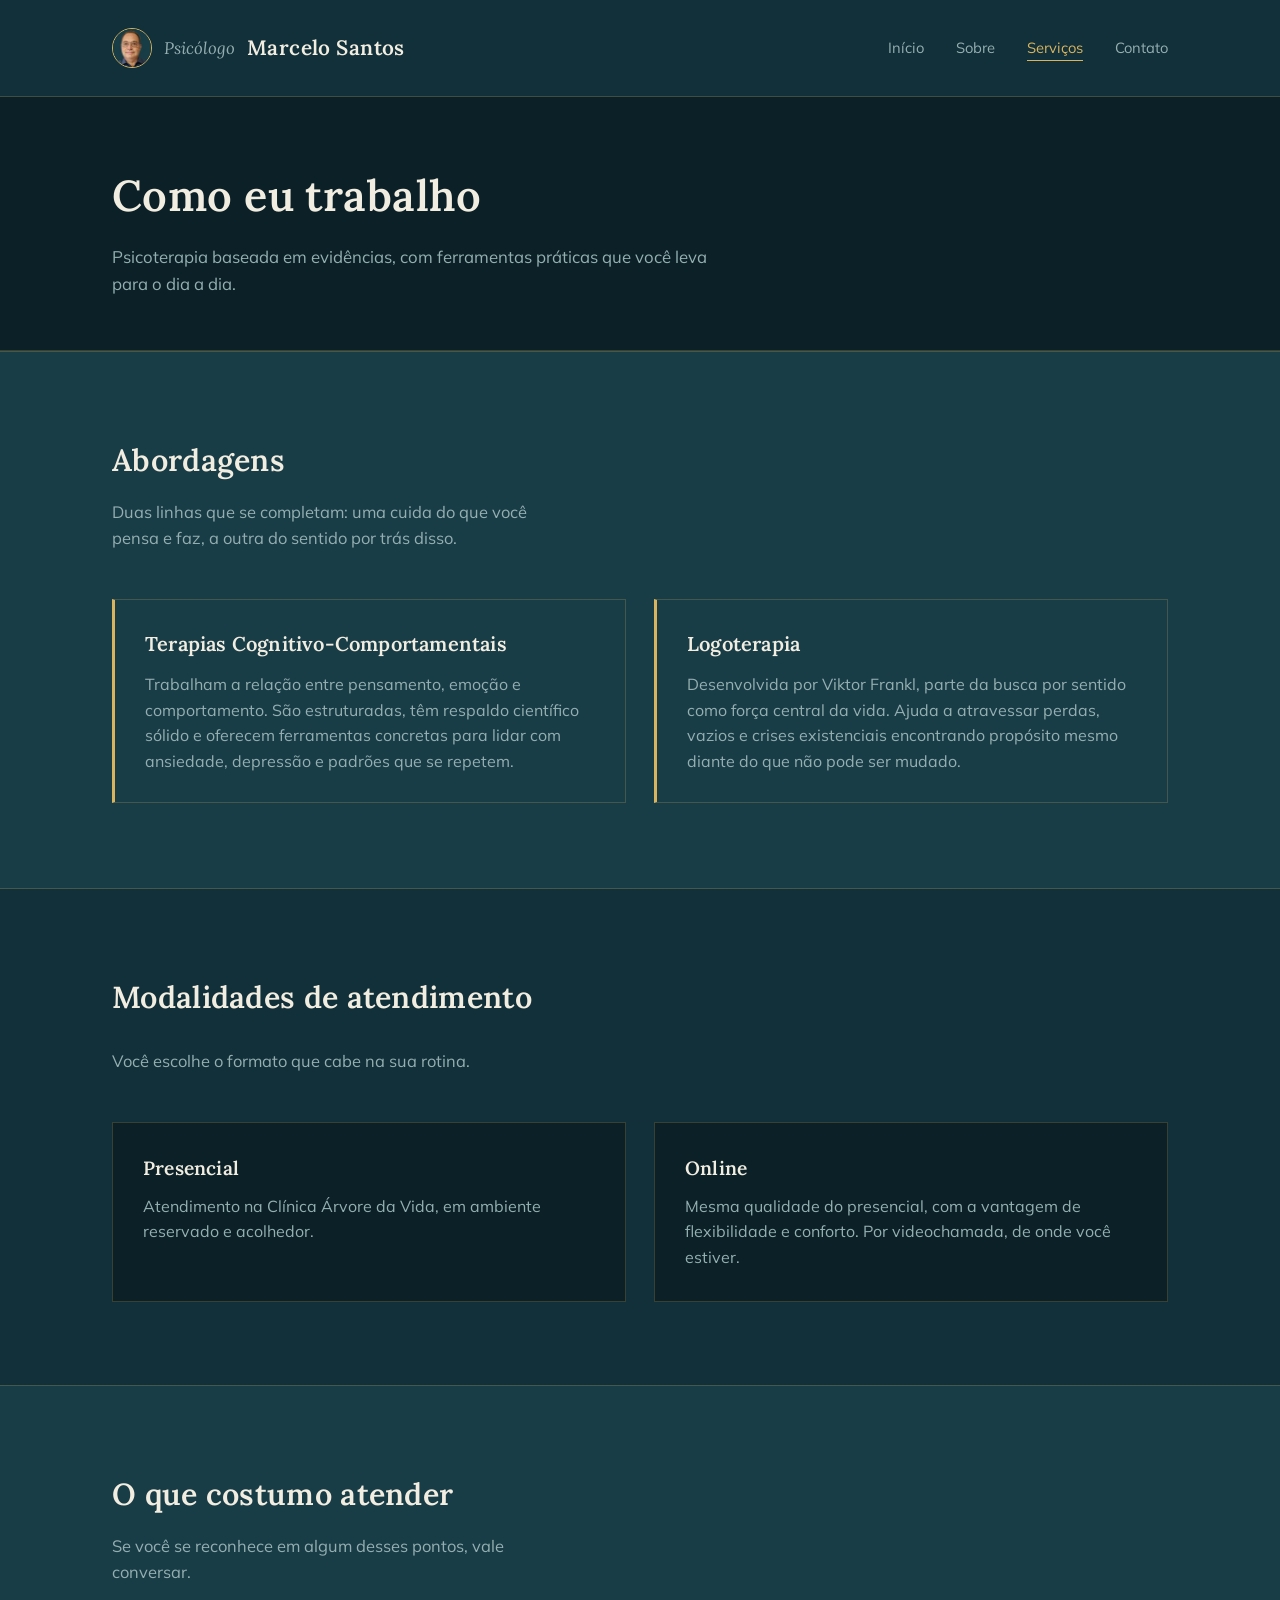
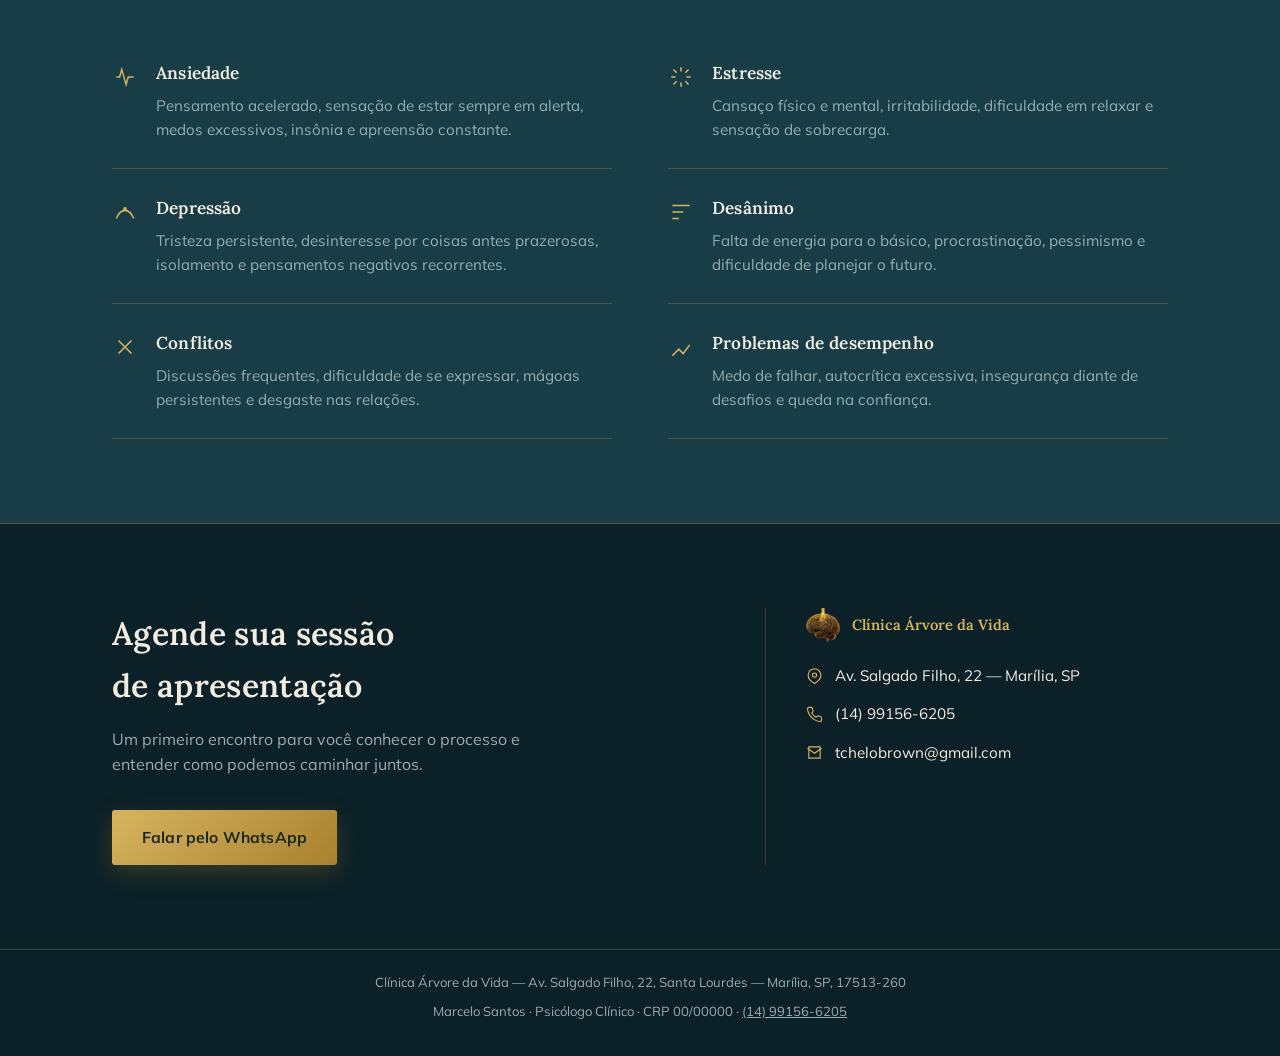
<file: site/servicos.html>
<!DOCTYPE html>
<html lang="pt-BR">
<head>
<meta charset="UTF-8">
<meta name="viewport" content="width=device-width, initial-scale=1.0">
<title>Serviços | Marcelo Santos, psicólogo clínico</title>
<meta name="description" content="Psicoterapia individual, online e presencial, em Marília. Terapias Cognitivo-Comportamentais e Logoterapia.">
<link rel="canonical" href="https://www.psimarcelosantos.com.br/servicos.html">
<meta property="og:type" content="website">
<meta property="og:locale" content="pt_BR">
<meta property="og:site_name" content="Marcelo Santos | Psicólogo clínico">
<meta property="og:title" content="Serviços | Marcelo Santos, psicólogo clínico">
<meta property="og:description" content="Psicoterapia individual, online e presencial, em Marília. Terapias Cognitivo-Comportamentais e Logoterapia.">
<meta property="og:url" content="https://www.psimarcelosantos.com.br/servicos.html">
<meta property="og:image" content="https://www.psimarcelosantos.com.br/assets/img/og-marcelo.jpg">
<meta property="og:image:width" content="1200">
<meta property="og:image:height" content="630">
<meta property="og:image:alt" content="Marcelo Santos, psicólogo clínico">
<meta name="twitter:card" content="summary_large_image">
<meta name="twitter:title" content="Serviços | Marcelo Santos, psicólogo clínico">
<meta name="twitter:description" content="Psicoterapia individual, online e presencial, em Marília. Terapias Cognitivo-Comportamentais e Logoterapia.">
<meta name="twitter:image" content="https://www.psimarcelosantos.com.br/assets/img/og-marcelo.jpg">
<link rel="icon" type="image/png" sizes="32x32" href="assets/img/favicon-32.png">
<link rel="apple-touch-icon" href="assets/img/apple-touch-icon.png">
<meta name="theme-color" content="#123039">
<link rel="preconnect" href="https://fonts.googleapis.com">
<link rel="preconnect" href="https://fonts.gstatic.com" crossorigin>
<link href="https://fonts.googleapis.com/css2?family=Lora:ital,wght@0,400;0,500;0,600;1,400&family=Mulish:wght@400;500;600;700;800&display=swap" rel="stylesheet">
<link rel="stylesheet" href="assets/css/style.css">
<script type="application/ld+json">
{
  "@context": "https://schema.org",
  "@type": "Psychologist",
  "@id": "https://www.psimarcelosantos.com.br/#marcelo",
  "name": "Marcelo Santos",
  "description": "Psicólogo clínico com mais de 18 anos de prática, atuando com Terapias Cognitivo-Comportamentais e Logoterapia.",
  "url": "https://www.psimarcelosantos.com.br/",
  "image": "https://www.psimarcelosantos.com.br/assets/img/og-marcelo.jpg",
  "telephone": "+55-14-99156-6205",
  "email": "tchelobrown@gmail.com",
  "priceRange": "$$",
  "address": {
    "@type": "PostalAddress",
    "streetAddress": "Av. Salgado Filho, 22",
    "addressLocality": "Marília",
    "addressRegion": "SP",
    "postalCode": "17513-260",
    "addressCountry": "BR"
  },
  "areaServed": [
    {
      "@type": "City",
      "name": "Marília"
    },
    {
      "@type": "Country",
      "name": "Brasil"
    }
  ],
  "availableService": [
    {
      "@type": "MedicalTherapy",
      "name": "Terapia Cognitivo-Comportamental"
    },
    {
      "@type": "MedicalTherapy",
      "name": "Logoterapia"
    }
  ],
  "medicalSpecialty": "Psychiatric",
  "knowsLanguage": "pt-BR"
}
</script>
<script>document.documentElement.classList.add("js");</script>
</head>
<body>

<header>
  <div class="wrap">
    <a class="brand" href="index.html" style="text-decoration:none;">
      <img class="avatar" src="assets/img/avatar-80.webp" alt="" width="40" height="40">
      <span class="first">Psicólogo</span>
      <span class="last">Marcelo Santos</span>
    </a>
    <nav>
      <a href="index.html">Início</a>
      <a href="sobre.html">Sobre</a>
      <a class="active" href="servicos.html">Serviços</a>
      <a href="contato.html">Contato</a>
    </nav>
  </div>
</header>

<section class="page-head">
  <div class="wrap">
    <h1>Como eu trabalho</h1>
    <p>Psicoterapia baseada em evidências, com ferramentas práticas que você leva para o dia a dia.</p>
  </div>
</section>

<section class="signs">
  <div class="wrap">
    <div class="section-head" data-reveal>
      <h2>Abordagens</h2>
      <p>Duas linhas que se completam: uma cuida do que você pensa e faz, a outra do sentido por trás disso.</p>
    </div>
    <div class="approach-grid">
      <div class="approach" data-reveal data-reveal-delay="0">
        <h3>Terapias Cognitivo-Comportamentais</h3>
        <p>Trabalham a relação entre pensamento, emoção e comportamento. São estruturadas, têm respaldo científico sólido e oferecem ferramentas concretas para lidar com ansiedade, depressão e padrões que se repetem.</p>
      </div>
      <div class="approach" data-reveal data-reveal-delay="70">
        <h3>Logoterapia</h3>
        <p>Desenvolvida por Viktor Frankl, parte da busca por sentido como força central da vida. Ajuda a atravessar perdas, vazios e crises existenciais encontrando propósito mesmo diante do que não pode ser mudado.</p>
      </div>
    </div>
  </div>
</section>

<section class="bio stack">
  <div class="wrap">
    <div class="section-head" data-reveal>
      <h2>Modalidades de atendimento</h2>
      <p>Você escolhe o formato que cabe na sua rotina.</p>
    </div>
    <div class="modes">
      <div class="mode" data-reveal data-reveal-delay="0">
        <h3>Presencial</h3>
        <p>Atendimento na Clínica Árvore da Vida, em ambiente reservado e acolhedor.</p>
      </div>
      <div class="mode" data-reveal data-reveal-delay="70">
        <h3>Online</h3>
        <p>Mesma qualidade do presencial, com a vantagem de flexibilidade e conforto. Por videochamada, de onde você estiver.</p>
      </div>
    </div>
  </div>
</section>

<section class="signs">
  <div class="wrap">
    <div class="section-head" data-reveal>
      <h2>O que costumo atender</h2>
      <p>Se você se reconhece em algum desses pontos, vale conversar.</p>
    </div>
    <div class="signs-grid">
      <div class="sign" data-reveal data-reveal-delay="0"><svg viewBox="0 0 24 24" aria-hidden="true"><path d="M4 12h3l2-7 4 14 2-7h5"/></svg><div><h3>Ansiedade</h3><p>Pensamento acelerado, sensação de estar sempre em alerta, medos excessivos, insônia e apreensão constante.</p></div></div>
      <div class="sign" data-reveal data-reveal-delay="70"><svg viewBox="0 0 24 24" aria-hidden="true"><path d="M12 3v4M12 17v4M5 5l3 3M16 16l3 3M3 12h4M17 12h4M5 19l3-3M16 8l3-3"/></svg><div><h3>Estresse</h3><p>Cansaço físico e mental, irritabilidade, dificuldade em relaxar e sensação de sobrecarga.</p></div></div>
      <div class="sign" data-reveal data-reveal-delay="140"><svg viewBox="0 0 24 24" aria-hidden="true"><path d="M4 18c4-10 12-10 16 0"/><circle cx="12" cy="9" r="1"/></svg><div><h3>Depressão</h3><p>Tristeza persistente, desinteresse por coisas antes prazerosas, isolamento e pensamentos negativos recorrentes.</p></div></div>
      <div class="sign" data-reveal data-reveal-delay="210"><svg viewBox="0 0 24 24" aria-hidden="true"><path d="M4 6h16M4 12h10M4 18h6"/></svg><div><h3>Desânimo</h3><p>Falta de energia para o básico, procrastinação, pessimismo e dificuldade de planejar o futuro.</p></div></div>
      <div class="sign" data-reveal data-reveal-delay="280"><svg viewBox="0 0 24 24" aria-hidden="true"><path d="M6 6l6 6-6 6M18 6l-6 6 6 6"/></svg><div><h3>Conflitos</h3><p>Discussões frequentes, dificuldade de se expressar, mágoas persistentes e desgaste nas relações.</p></div></div>
      <div class="sign" data-reveal data-reveal-delay="350"><svg viewBox="0 0 24 24" aria-hidden="true"><path d="M4 20l6-6 4 4 6-8"/></svg><div><h3>Problemas de desempenho</h3><p>Medo de falhar, autocrítica excessiva, insegurança diante de desafios e queda na confiança.</p></div></div>
    </div>
  </div>
</section>

<section class="cta">
  <div class="wrap">
    <div>
      <h2>Agende sua sessão de apresentação</h2>
      <p>Um primeiro encontro para você conhecer o processo e entender como podemos caminhar juntos.</p>
      <a class="btn-gold" href="https://wa.me/5514991566205" target="_blank" rel="noopener">Falar pelo WhatsApp</a>
    </div>
    <div class="contact-block" data-reveal>
      <div class="clinic">
        <img class="clinic-logo" src="assets/img/cerebro.webp" alt="" width="140" height="137" loading="lazy">
        <span><strong>Clínica Árvore da Vida</strong></span>
      </div>
      <div class="contact-line">
        <svg viewBox="0 0 24 24" aria-hidden="true"><path d="M21 10c0 7-9 12-9 12s-9-5-9-12a9 9 0 0 1 18 0z"/><circle cx="12" cy="10" r="3"/></svg>
        <a href="https://www.google.com/maps/search/?api=1&amp;query=Av.+Salgado+Filho,+22,+Santa+Lourdes,+Mar%C3%ADlia+-+SP,+17513-260" target="_blank" rel="noopener">Av. Salgado Filho, 22 — Marília, SP</a>
      </div>
      <div class="contact-line">
        <svg viewBox="0 0 24 24" aria-hidden="true"><path d="M22 16.92v3a2 2 0 0 1-2.18 2 19.8 19.8 0 0 1-8.63-3.07 19.5 19.5 0 0 1-6-6 19.8 19.8 0 0 1-3.07-8.67A2 2 0 0 1 4.11 2h3a2 2 0 0 1 2 1.72c.13.96.36 1.9.68 2.81a2 2 0 0 1-.45 2.11L8.09 9.91a16 16 0 0 0 6 6l1.27-1.27a2 2 0 0 1 2.11-.45c.91.32 1.85.55 2.81.68A2 2 0 0 1 22 16.92z"/></svg>
        <a href="tel:+5514991566205">(14) 99156-6205</a>
      </div>
      <div class="contact-line">
        <svg viewBox="0 0 24 24" aria-hidden="true"><path d="M4 4h16v16H4z"/><path d="M22 6l-10 7L2 6"/></svg>
        <a href="mailto:tchelobrown@gmail.com">tchelobrown@gmail.com</a>
      </div>
    </div>
  </div>
</section>

<!-- TODO Pedro: o CRP é obrigatório em divulgação (CFP). Pedir o número ao Marcelo e trocar abaixo. -->
<footer>
  <div class="wrap">
    <p style="margin:0 0 8px;">Clínica Árvore da Vida — Av. Salgado Filho, 22, Santa Lourdes — Marília, SP, 17513-260</p>
    <p style="margin:0;">Marcelo Santos · Psicólogo Clínico · CRP 00/00000 · <a href="tel:+5514991566205">(14) 99156-6205</a></p>
  </div>
</footer>

<script src="assets/js/reveal.js" defer></script>
</body>
</html>
</file>
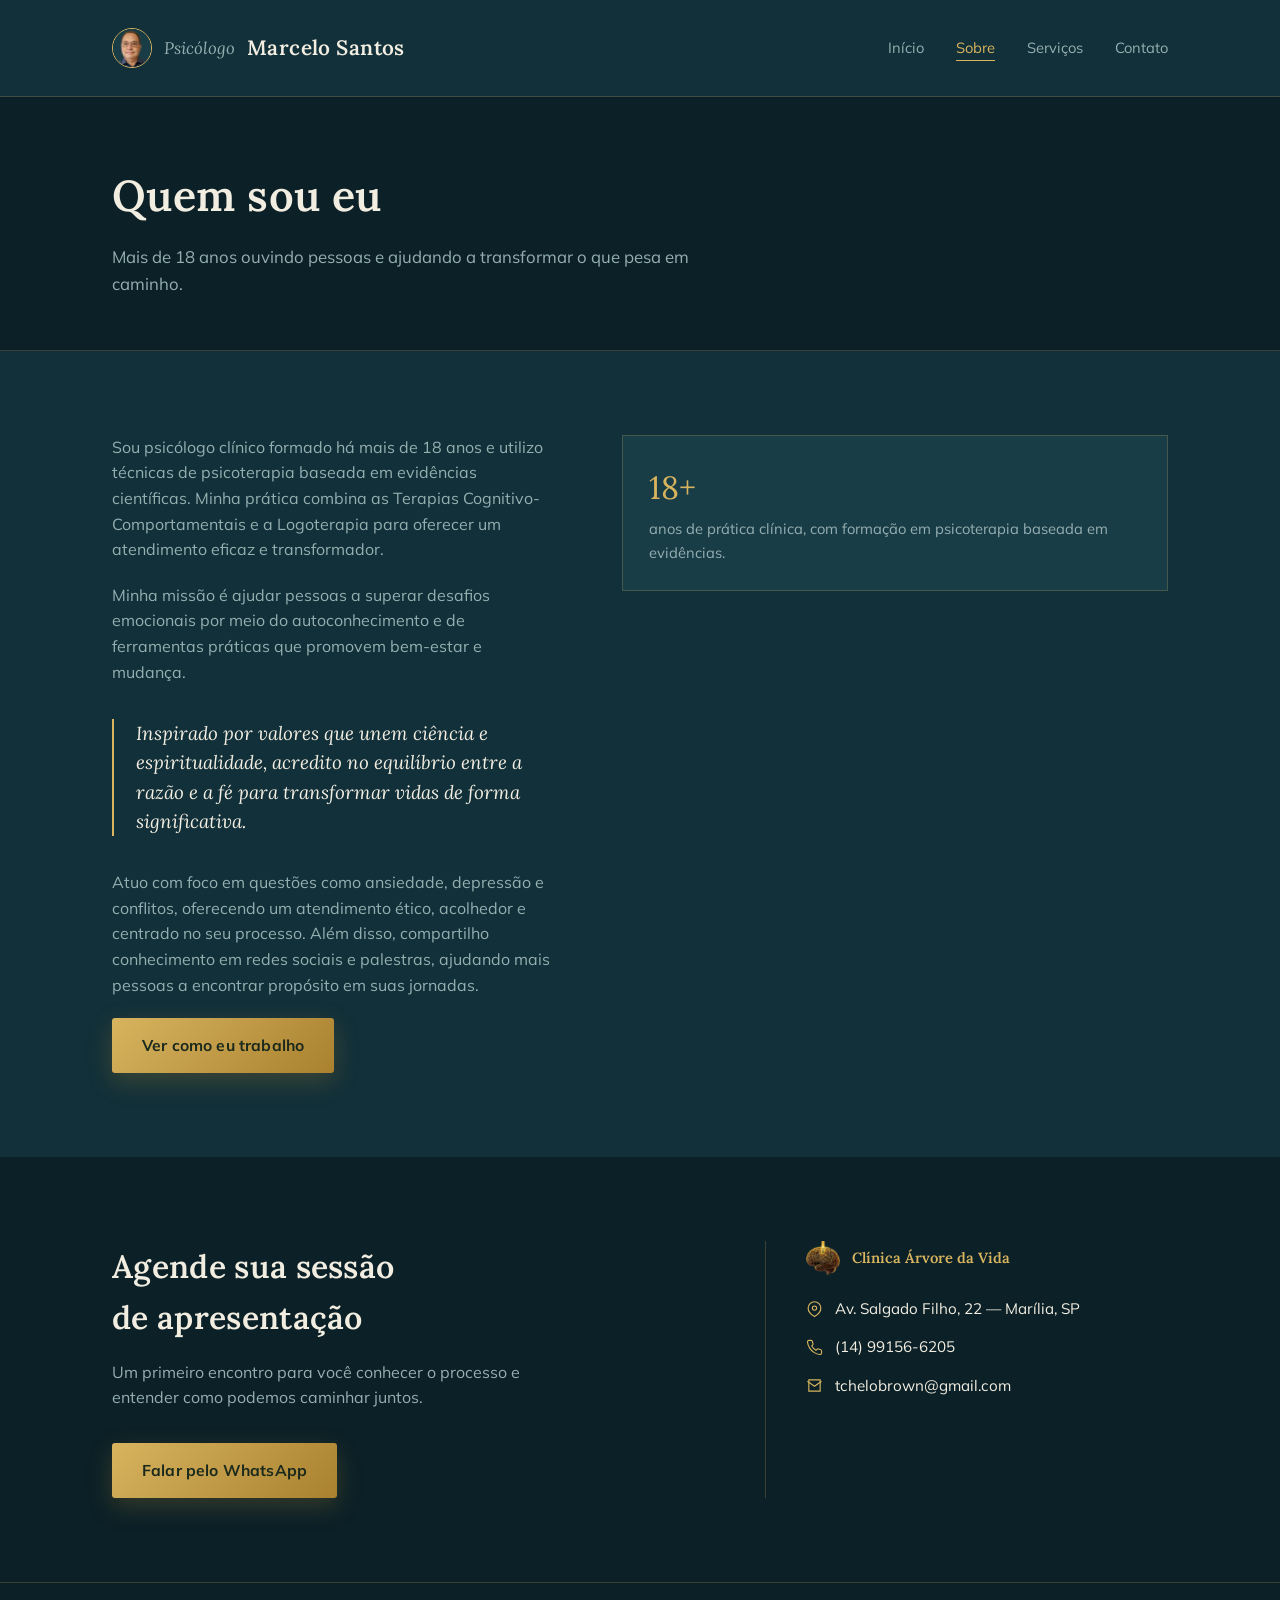
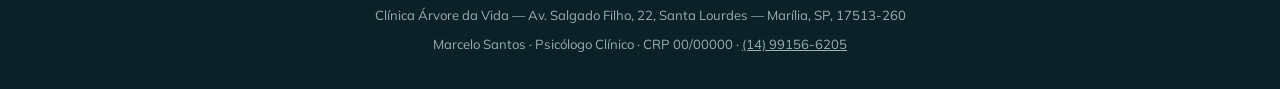
<file: site/sobre.html>
<!DOCTYPE html>
<html lang="pt-BR">
<head>
<meta charset="UTF-8">
<meta name="viewport" content="width=device-width, initial-scale=1.0">
<title>Sobre | Marcelo Santos, psicólogo clínico</title>
<meta name="description" content="Psicólogo clínico há mais de 18 anos, com formação em Terapias Cognitivo-Comportamentais e Logoterapia.">
<link rel="canonical" href="https://www.psimarcelosantos.com.br/sobre.html">
<meta property="og:type" content="website">
<meta property="og:locale" content="pt_BR">
<meta property="og:site_name" content="Marcelo Santos | Psicólogo clínico">
<meta property="og:title" content="Sobre | Marcelo Santos, psicólogo clínico">
<meta property="og:description" content="Psicólogo clínico há mais de 18 anos, com formação em Terapias Cognitivo-Comportamentais e Logoterapia.">
<meta property="og:url" content="https://www.psimarcelosantos.com.br/sobre.html">
<meta property="og:image" content="https://www.psimarcelosantos.com.br/assets/img/og-marcelo.jpg">
<meta property="og:image:width" content="1200">
<meta property="og:image:height" content="630">
<meta property="og:image:alt" content="Marcelo Santos, psicólogo clínico">
<meta name="twitter:card" content="summary_large_image">
<meta name="twitter:title" content="Sobre | Marcelo Santos, psicólogo clínico">
<meta name="twitter:description" content="Psicólogo clínico há mais de 18 anos, com formação em Terapias Cognitivo-Comportamentais e Logoterapia.">
<meta name="twitter:image" content="https://www.psimarcelosantos.com.br/assets/img/og-marcelo.jpg">
<link rel="icon" type="image/png" sizes="32x32" href="assets/img/favicon-32.png">
<link rel="apple-touch-icon" href="assets/img/apple-touch-icon.png">
<meta name="theme-color" content="#123039">
<link rel="preconnect" href="https://fonts.googleapis.com">
<link rel="preconnect" href="https://fonts.gstatic.com" crossorigin>
<link href="https://fonts.googleapis.com/css2?family=Lora:ital,wght@0,400;0,500;0,600;1,400&family=Mulish:wght@400;500;600;700;800&display=swap" rel="stylesheet">
<link rel="stylesheet" href="assets/css/style.css">
<script type="application/ld+json">
{
  "@context": "https://schema.org",
  "@type": "Psychologist",
  "@id": "https://www.psimarcelosantos.com.br/#marcelo",
  "name": "Marcelo Santos",
  "description": "Psicólogo clínico com mais de 18 anos de prática, atuando com Terapias Cognitivo-Comportamentais e Logoterapia.",
  "url": "https://www.psimarcelosantos.com.br/",
  "image": "https://www.psimarcelosantos.com.br/assets/img/og-marcelo.jpg",
  "telephone": "+55-14-99156-6205",
  "email": "tchelobrown@gmail.com",
  "priceRange": "$$",
  "address": {
    "@type": "PostalAddress",
    "streetAddress": "Av. Salgado Filho, 22",
    "addressLocality": "Marília",
    "addressRegion": "SP",
    "postalCode": "17513-260",
    "addressCountry": "BR"
  },
  "areaServed": [
    {
      "@type": "City",
      "name": "Marília"
    },
    {
      "@type": "Country",
      "name": "Brasil"
    }
  ],
  "availableService": [
    {
      "@type": "MedicalTherapy",
      "name": "Terapia Cognitivo-Comportamental"
    },
    {
      "@type": "MedicalTherapy",
      "name": "Logoterapia"
    }
  ],
  "medicalSpecialty": "Psychiatric",
  "knowsLanguage": "pt-BR"
}
</script>
<script>document.documentElement.classList.add("js");</script>
</head>
<body>

<header>
  <div class="wrap">
    <a class="brand" href="index.html" style="text-decoration:none;">
      <img class="avatar" src="assets/img/avatar-80.webp" alt="" width="40" height="40">
      <span class="first">Psicólogo</span>
      <span class="last">Marcelo Santos</span>
    </a>
    <nav>
      <a href="index.html">Início</a>
      <a class="active" href="sobre.html">Sobre</a>
      <a href="servicos.html">Serviços</a>
      <a href="contato.html">Contato</a>
    </nav>
  </div>
</header>

<section class="page-head">
  <div class="wrap">
    <h1>Quem sou eu</h1>
    <p>Mais de 18 anos ouvindo pessoas e ajudando a transformar o que pesa em caminho.</p>
  </div>
</section>

<section class="bio">
  <div class="wrap">
    <div>
      <p>Sou psicólogo clínico formado há mais de 18 anos e utilizo técnicas de psicoterapia baseada em evidências científicas. Minha prática combina as Terapias Cognitivo-Comportamentais e a Logoterapia para oferecer um atendimento eficaz e transformador.</p>
      <p>Minha missão é ajudar pessoas a superar desafios emocionais por meio do autoconhecimento e de ferramentas práticas que promovem bem-estar e mudança.</p>
      <p class="pull">Inspirado por valores que unem ciência e espiritualidade, acredito no equilíbrio entre a razão e a fé para transformar vidas de forma significativa.</p>
      <p>Atuo com foco em questões como ansiedade, depressão e conflitos, oferecendo um atendimento ético, acolhedor e centrado no seu processo. Além disso, compartilho conhecimento em redes sociais e palestras, ajudando mais pessoas a encontrar propósito em suas jornadas.</p>
      <a class="btn-gold" href="servicos.html">Ver como eu trabalho</a>
    </div>
    <div class="bio-side" data-reveal>
      <div class="credential">
        <span class="num">18+</span>
        <p>anos de prática clínica, com formação em psicoterapia baseada em evidências.</p>
      </div>
    </div>
  </div>
</section>

<section class="cta">
  <div class="wrap">
    <div>
      <h2>Agende sua sessão de apresentação</h2>
      <p>Um primeiro encontro para você conhecer o processo e entender como podemos caminhar juntos.</p>
      <a class="btn-gold" href="https://wa.me/5514991566205" target="_blank" rel="noopener">Falar pelo WhatsApp</a>
    </div>
    <div class="contact-block" data-reveal>
      <div class="clinic">
        <img class="clinic-logo" src="assets/img/cerebro.webp" alt="" width="140" height="137" loading="lazy">
        <span><strong>Clínica Árvore da Vida</strong></span>
      </div>
      <div class="contact-line">
        <svg viewBox="0 0 24 24" aria-hidden="true"><path d="M21 10c0 7-9 12-9 12s-9-5-9-12a9 9 0 0 1 18 0z"/><circle cx="12" cy="10" r="3"/></svg>
        <a href="https://www.google.com/maps/search/?api=1&amp;query=Av.+Salgado+Filho,+22,+Santa+Lourdes,+Mar%C3%ADlia+-+SP,+17513-260" target="_blank" rel="noopener">Av. Salgado Filho, 22 — Marília, SP</a>
      </div>
      <div class="contact-line">
        <svg viewBox="0 0 24 24" aria-hidden="true"><path d="M22 16.92v3a2 2 0 0 1-2.18 2 19.8 19.8 0 0 1-8.63-3.07 19.5 19.5 0 0 1-6-6 19.8 19.8 0 0 1-3.07-8.67A2 2 0 0 1 4.11 2h3a2 2 0 0 1 2 1.72c.13.96.36 1.9.68 2.81a2 2 0 0 1-.45 2.11L8.09 9.91a16 16 0 0 0 6 6l1.27-1.27a2 2 0 0 1 2.11-.45c.91.32 1.85.55 2.81.68A2 2 0 0 1 22 16.92z"/></svg>
        <a href="tel:+5514991566205">(14) 99156-6205</a>
      </div>
      <div class="contact-line">
        <svg viewBox="0 0 24 24" aria-hidden="true"><path d="M4 4h16v16H4z"/><path d="M22 6l-10 7L2 6"/></svg>
        <a href="mailto:tchelobrown@gmail.com">tchelobrown@gmail.com</a>
      </div>
    </div>
  </div>
</section>

<!-- TODO Pedro: o CRP é obrigatório em divulgação (CFP). Pedir o número ao Marcelo e trocar abaixo. -->
<footer>
  <div class="wrap">
    <p style="margin:0 0 8px;">Clínica Árvore da Vida — Av. Salgado Filho, 22, Santa Lourdes — Marília, SP, 17513-260</p>
    <p style="margin:0;">Marcelo Santos · Psicólogo Clínico · CRP 00/00000 · <a href="tel:+5514991566205">(14) 99156-6205</a></p>
  </div>
</footer>

<script src="assets/js/reveal.js" defer></script>
</body>
</html>
</file>
<file: site/assets/css/style.css>
:root{
    --bg-deep:#123039;
    --bg-panel:#193d47;
    --bg-darker:#0b2027;
    --text-light:#f2ede1;
    --text-muted:#95afb1;
    --gold:#d8b45f;
    --gold-deep:#a9812f;
    --line: rgba(216,180,95,0.22);
  }
  *{box-sizing:border-box;}
  html{scroll-behavior:smooth;}
  body{
    margin:0;
    background:var(--bg-deep);
    color:var(--text-light);
    font-family:'Mulish', sans-serif;
    line-height:1.6;
    -webkit-font-smoothing:antialiased;
  }
  h1,h2,h3,.serif{
    font-family:'Lora', serif;
    font-weight:600;
    letter-spacing:0.01em;
    color:var(--text-light);
  }
  a{color:inherit;}
  img{max-width:100%; display:block;}
  .wrap{
    max-width:1120px;
    margin:0 auto;
    padding:0 32px;
  }
  .fish{
    display:inline-block;
    vertical-align:middle;
  }

  /* ---------- header ---------- */
  header{
    padding:28px 0;
    border-bottom:1px solid var(--line);
  }
  header .wrap{
    display:flex;
    align-items:center;
    justify-content:space-between;
  }
  .brand{
    display:flex;
    align-items:center;
    gap:12px;
    font-family:'Lora', serif;
  }
  .brand .avatar{
    width:40px;
    height:40px;
    border-radius:50%;
    object-fit:cover;
    border:1px solid var(--gold);
  }
  .brand .first{font-size:1.05rem; color:var(--text-muted); font-style:italic;}
  .brand .last{font-size:1.3rem; font-weight:600; letter-spacing:0.02em;}
  header nav a{
    color:var(--text-muted);
    text-decoration:none;
    font-size:0.92rem;
    margin-left:28px;
  }
  header nav a:hover{color:var(--gold);}
  @media (max-width:640px){ header nav{display:none;} }

  /* ---------- hero ---------- */
  .hero{
    padding:88px 0 96px;
  }
  .hero .wrap{
    display:grid;
    grid-template-columns:1.15fr 0.85fr;
    gap:64px;
    align-items:center;
  }
  .hero h1{
    font-size:2.6rem;
    line-height:1.28;
    margin:0 0 22px;
    max-width:16ch;
  }
  .hero .sub{
    font-size:1.15rem;
    color:var(--text-muted);
    max-width:38ch;
    margin:0 0 36px;
    font-style:italic;
    font-family:'Lora', serif;
  }
  .btn-gold{
    display:inline-block;
    background:linear-gradient(135deg, var(--gold), var(--gold-deep));
    color:#1b2a1c;
    font-weight:700;
    padding:15px 30px;
    border-radius:3px;
    text-decoration:none;
    font-size:0.98rem;
    letter-spacing:0.01em;
    box-shadow:0 8px 24px rgba(169,129,47,0.28);
  }
  .btn-gold:hover{filter:brightness(1.06);}
  .hero-photo{
    position:relative;
  }
  .hero-photo .frame{
    position:relative;
    border:1px solid var(--line);
    padding:14px;
    background:var(--bg-panel);
  }
  .hero-photo img{
    width:100%;
    filter:saturate(0.92) contrast(1.02);
  }
  .hero-photo .fish-watermark{
    position:absolute;
    right:-38px;
    bottom:-30px;
    width:150px;
    height:auto;
    opacity:1;
  }
  @media (max-width:760px){
    .hero-photo .fish-watermark{width:104px; right:-14px; bottom:-18px;}
  }

  /* ---------- section shared ---------- */
  section{padding:84px 0;}
  .section-head{
    max-width:44ch;
    margin:0 0 48px;
  }
  .section-head h2{
    font-size:1.9rem;
    margin:0 0 14px;
  }
  .section-head p{
    color:var(--text-muted);
    margin:0;
    font-size:1.03rem;
  }

  /* ---------- signs / symptoms ---------- */
  .signs{background:var(--bg-panel); border-top:1px solid var(--line); border-bottom:1px solid var(--line);}
  .signs-grid{
    display:grid;
    grid-template-columns:repeat(2, 1fr);
    column-gap:56px;
  }
  .sign{
    padding:26px 0;
    border-bottom:1px solid var(--line);
    display:flex;
    gap:18px;
  }
  .sign svg{flex:none; width:26px; height:26px; margin-top:4px; stroke:var(--gold); fill:none; stroke-width:1.4;}
  .sign h3{font-size:1.08rem; margin:0 0 6px; font-weight:600;}
  .sign p{margin:0; color:var(--text-muted); font-size:0.95rem;}
  @media (max-width:760px){ .signs-grid{grid-template-columns:1fr;} }

  /* ---------- bio ---------- */
  .bio .wrap{
    display:grid;
    grid-template-columns:0.9fr 1.1fr;
    gap:64px;
    align-items:start;
  }
  .bio h2{font-size:1.9rem; margin:0 0 26px;}
  .bio p{margin:0 0 20px; color:var(--text-muted); max-width:56ch;}
  .bio .pull{
    font-family:'Lora', serif;
    font-style:italic;
    color:var(--text-light);
    font-size:1.18rem;
    line-height:1.55;
    border-left:2px solid var(--gold);
    padding-left:22px;
    margin:34px 0;
    max-width:48ch;
  }
  .bio-side{position:sticky; top:32px;}
  .bio-side .credential{
    border:1px solid var(--line);
    padding:26px;
    background:var(--bg-panel);
  }
  .bio-side .credential .num{
    font-family:'Lora', serif;
    font-size:2rem;
    color:var(--gold);
    display:block;
    margin-bottom:4px;
  }
  .bio-side .credential p{color:var(--text-muted); font-size:0.92rem; margin:0;}
  @media (max-width:760px){
    .bio .wrap{grid-template-columns:1fr;}
    .bio-side{position:static; margin-top:32px;}
  }

  /* ---------- faq ---------- */
  .faq{background:var(--bg-panel); border-top:1px solid var(--line); border-bottom:1px solid var(--line);}
  .faq-list{max-width:760px;}
  details{
    border-bottom:1px solid var(--line);
    padding:20px 0;
  }
  summary{
    cursor:pointer;
    list-style:none;
    font-family:'Lora', serif;
    font-size:1.08rem;
    display:flex;
    justify-content:space-between;
    align-items:center;
    gap:16px;
  }
  summary::-webkit-details-marker{display:none;}
  summary .plus{
    flex:none;
    width:22px; height:22px;
    border:1px solid var(--gold);
    border-radius:50%;
    position:relative;
  }
  summary .plus::before, summary .plus::after{
    content:'';
    position:absolute;
    background:var(--gold);
    top:50%; left:50%;
  }
  summary .plus::before{width:9px; height:1.4px; transform:translate(-50%,-50%);}
  summary .plus::after{width:1.4px; height:9px; transform:translate(-50%,-50%) rotate(0deg); transition:transform .3s cubic-bezier(0.32,0.72,0,1);}
  details[open] summary .plus::after{transform:translate(-50%,-50%) rotate(90deg);}
  details p{
    color:var(--text-muted);
    margin:16px 0 0;
    max-width:64ch;
    font-size:0.97rem;
  }

  /* ---------- cta / footer ---------- */
  .cta{background:var(--bg-darker); text-align:left;}
  .cta .wrap{
    display:grid;
    grid-template-columns:1.2fr 0.8fr;
    gap:48px;
  }
  .cta h2{font-size:2rem; margin:0 0 16px; max-width:16ch;}
  .cta p{color:var(--text-muted); max-width:42ch; margin:0 0 32px;}
  .contact-block{border-left:1px solid var(--line); padding-left:40px;}
  .contact-block .clinic{
    display:flex; align-items:center; gap:12px;
    margin-bottom:22px;
    color:var(--text-muted);
    font-size:0.92rem;
  }
  .contact-block .clinic-logo{
    width:34px;
    height:34px;
    object-fit:contain;
  }
  .contact-block .clinic strong{color:var(--gold); font-family:'Lora', serif; font-weight:600;}
  .contact-line{display:flex; gap:12px; align-items:center; margin-bottom:14px; font-size:0.95rem;}
  .contact-line svg{width:17px; height:17px; stroke:var(--gold); fill:none; stroke-width:1.6;}
  .contact-line a{text-decoration:none; color:var(--text-light);}
  .contact-line a:hover{color:var(--gold);}
  @media (max-width:760px){
    .cta .wrap{grid-template-columns:1fr;}
    .contact-block{border-left:none; padding-left:0; border-top:1px solid var(--line); padding-top:32px;}
  }
  footer{
    background:var(--bg-darker);
    border-top:1px solid var(--line);
    padding:22px 0 34px;
    font-size:0.82rem;
    color:var(--text-muted);
    text-align:center;
  }

  /* ================= navegação multipágina ================= */
  header nav a.active{
    color:var(--gold);
    border-bottom:1px solid var(--gold);
    padding-bottom:3px;
  }
  header nav a:focus-visible,
  .btn-gold:focus-visible,
  a:focus-visible,
  summary:focus-visible{
    outline:2px solid var(--gold);
    outline-offset:3px;
  }
  /* o CSS original escondia a navegação no mobile.
     num site de 4 páginas isso deixa o visitante sem saída. */
  @media (max-width:640px){
    header .wrap{flex-direction:column; gap:16px;}
    header nav{display:flex; flex-wrap:wrap; justify-content:center; gap:6px 0;}
    header nav a{margin:0 14px;}
  }

  /* ================= cabeçalho de página interna ================= */
  .page-head{
    padding:64px 0 52px;
    border-bottom:1px solid var(--line);
    background:var(--bg-darker);
  }
  .page-head h1{
    font-size:clamp(1.9rem, 4vw, 2.7rem);
    margin:0 0 14px;
    max-width:20ch;
  }
  .page-head p{
    color:var(--text-muted);
    max-width:62ch;
    margin:0;
    font-size:1.05rem;
  }

  /* ================= abordagens (serviços) ================= */
  .approach-grid{
    display:grid;
    grid-template-columns:repeat(2, 1fr);
    gap:28px;
    margin-top:40px;
  }
  .approach{
    border:1px solid var(--line);
    border-left:3px solid var(--gold);
    padding:28px 30px;
    background:var(--bg-panel);
  }
  .approach h3{margin:0 0 12px; font-size:1.25rem;}
  .approach p{margin:0; color:var(--text-muted);}
  @media (max-width:760px){ .approach-grid{grid-template-columns:1fr;} }

  /* ================= modalidades ================= */
  .modes{
    display:grid;
    grid-template-columns:repeat(2,1fr);
    gap:28px;
    margin-top:40px;
  }
  .mode{
    padding:30px;
    border:1px solid var(--line);
    background:var(--bg-darker);
  }
  .mode h3{margin:0 0 10px; font-size:1.2rem;}
  .mode p{margin:0; color:var(--text-muted);}
  @media (max-width:760px){ .modes{grid-template-columns:1fr;} }

  /* ================= página de contato ================= */
  .contact-grid{
    display:grid;
    grid-template-columns:1fr 1fr;
    gap:56px;
    align-items:start;
  }
  .contact-card{
    border:1px solid var(--line);
    background:var(--bg-panel);
    padding:34px;
  }
  .contact-card h2{margin:0 0 20px; font-size:1.45rem;}
  .contact-card .contact-line{margin-bottom:16px;}
  .hours{
    margin-top:28px;
    padding-top:22px;
    border-top:1px solid var(--line);
    color:var(--text-muted);
    font-size:0.95rem;
  }
  @media (max-width:760px){ .contact-grid{grid-template-columns:1fr; gap:36px;} }

  /* ================= respeito a preferências do sistema ================= */
  @media (prefers-reduced-motion: reduce){
    html{scroll-behavior:auto;}
    *{transition:none !important; animation:none !important;}
  }

  /* seção em coluna única (serviços/contato) */
  .bio.stack .wrap{display:block;}

  /* ================================================================
     Correção de responsividade.
     O CSS de origem definia .hero .wrap como grid de 2 colunas sem
     nenhum breakpoint, então o hero nunca colapsava no celular.
     Tipografia e espaçamentos também eram todos fixos.
     ================================================================ */

  body{overflow-x:hidden;}

  .wrap{padding:0 clamp(20px, 5vw, 32px);}
  section{padding:clamp(52px, 9vw, 84px) 0;}

  .hero{padding:clamp(48px, 8vw, 88px) 0 clamp(56px, 9vw, 96px);}
  .hero h1{
    font-size:clamp(1.8rem, 5.6vw, 2.6rem);
    max-width:18ch;
  }
  .hero .sub{font-size:clamp(1rem, 2.8vw, 1.15rem);}

  .page-head h1{font-size:clamp(1.75rem, 5.2vw, 2.7rem);}
  .bio h2, .signs h2, .faq h2{font-size:clamp(1.45rem, 4.4vw, 1.9rem);}
  .cta h2{font-size:clamp(1.5rem, 4.6vw, 2rem);}

  @media (max-width:860px){
    .hero .wrap{
      grid-template-columns:1fr;
      gap:40px;
    }
    .hero h1{max-width:100%;}
    .hero .sub{max-width:100%;}
    .hero-photo{max-width:420px;}
    .hero-photo .fish-watermark{width:112px; right:4px; bottom:-22px;}
  }

  @media (max-width:520px){
    .btn-gold{display:block; text-align:center; padding:16px 20px;}
    .hero-photo .frame{padding:10px;}
    .hero-photo .fish-watermark{width:88px; right:2px; bottom:-16px;}
    .brand .last{font-size:1.12rem;}
    .brand .first{font-size:0.95rem;}
    .brand .avatar{width:34px; height:34px;}
    .bio-side .credential .num{font-size:1.7rem;}
    .contact-card{padding:24px 20px;}
  }

  /* Os atributos width/height do HTML entram como dica de estilo.
     Sem height:auto, a altura do atributo trava e a imagem distorce. */
  img{max-width:100%; height:auto;}
  .hero-photo img{width:100%; height:auto;}
  .brand .avatar{height:40px;}
  .clinic-logo{height:auto;}

  footer .wrap{padding-top:0; padding-bottom:0;}
  footer a{color:var(--text-muted);}
  footer a:hover{color:var(--gold);}

  /* Tamanho por contexto: compacto no bloco de CTA, com presença
     na coluna da página de contato. Antes estava preso a
     .contact-block e, fora dali, caía no tamanho natural do arquivo. */
  .clinic{display:flex; align-items:center; gap:14px;}
  .clinic-logo{width:68px; height:68px; object-fit:contain;}
  .contact-block .clinic-logo{width:34px; height:34px;}
  .contact-grid .clinic{gap:16px; margin-bottom:24px;}
  .contact-grid .clinic span{font-size:1.15rem;}
  @media (max-width:520px){ .clinic-logo{width:54px; height:54px;} }

  /* ================================================================
     Revelação no scroll.
     A classe .js é adicionada por um script inline no <head>. Sem JS,
     nada fica escondido: o seletor .js nem existe e o conteúdo aparece.
     ================================================================ */
  .js [data-reveal]{
    opacity:0;
    transform:translateY(14px);
    transition:opacity .55s ease-out, transform .55s ease-out;
    will-change:opacity, transform;
  }
  .js [data-reveal].is-visible{
    opacity:1;
    transform:none;
  }
  @media (prefers-reduced-motion: reduce){
    .js [data-reveal]{opacity:1; transform:none; transition:none;}
  }

  /* O parágrafo entra com um leve deslocamento ao abrir, para o olho
     encontrar o começo do texto em vez de ele surgir pronto. */
  details[open] p{ animation:faq-entra .34s ease-out .04s both; }
  @keyframes faq-entra{
    from{ opacity:0; transform:translateY(-4px); }
    to{ opacity:1; transform:none; }
  }
  @media (prefers-reduced-motion: reduce){
    details[open] p{animation:none;}
    summary .plus::after{transition:none;}
  }
</file>
<file: assets/css/style.css>
:root{
    --bg-deep:#123039;
    --bg-panel:#193d47;
    --bg-darker:#0b2027;
    --text-light:#f2ede1;
    --text-muted:#95afb1;
    --gold:#d8b45f;
    --gold-deep:#a9812f;
    --line: rgba(216,180,95,0.22);
  }
  *{box-sizing:border-box;}
  html{scroll-behavior:smooth;}
  body{
    margin:0;
    background:var(--bg-deep);
    color:var(--text-light);
    font-family:'Mulish', sans-serif;
    line-height:1.6;
    -webkit-font-smoothing:antialiased;
  }
  h1,h2,h3,.serif{
    font-family:'Lora', serif;
    font-weight:600;
    letter-spacing:0.01em;
    color:var(--text-light);
  }
  a{color:inherit;}
  img{max-width:100%; display:block;}
  .wrap{
    max-width:1120px;
    margin:0 auto;
    padding:0 32px;
  }
  .fish{
    display:inline-block;
    vertical-align:middle;
  }

  /* ---------- header ---------- */
  header{
    padding:28px 0;
    border-bottom:1px solid var(--line);
  }
  header .wrap{
    display:flex;
    align-items:center;
    justify-content:space-between;
  }
  .brand{
    display:flex;
    align-items:center;
    gap:12px;
    font-family:'Lora', serif;
  }
  .brand .avatar{
    width:40px;
    height:40px;
    border-radius:50%;
    object-fit:cover;
    border:1px solid var(--gold);
  }
  .brand .first{font-size:1.05rem; color:var(--text-muted); font-style:italic;}
  .brand .last{font-size:1.3rem; font-weight:600; letter-spacing:0.02em;}
  header nav a{
    color:var(--text-muted);
    text-decoration:none;
    font-size:0.92rem;
    margin-left:28px;
  }
  header nav a:hover{color:var(--gold);}
  @media (max-width:640px){ header nav{display:none;} }

  /* ---------- hero ---------- */
  .hero{
    padding:88px 0 96px;
  }
  .hero .wrap{
    display:grid;
    grid-template-columns:1.15fr 0.85fr;
    gap:64px;
    align-items:center;
  }
  .hero h1{
    font-size:2.6rem;
    line-height:1.28;
    margin:0 0 22px;
    max-width:16ch;
  }
  .hero .sub{
    font-size:1.15rem;
    color:var(--text-muted);
    max-width:38ch;
    margin:0 0 36px;
    font-style:italic;
    font-family:'Lora', serif;
  }
  .btn-gold{
    display:inline-block;
    background:linear-gradient(135deg, var(--gold), var(--gold-deep));
    color:#1b2a1c;
    font-weight:700;
    padding:15px 30px;
    border-radius:3px;
    text-decoration:none;
    font-size:0.98rem;
    letter-spacing:0.01em;
    box-shadow:0 8px 24px rgba(169,129,47,0.28);
  }
  .btn-gold:hover{filter:brightness(1.06);}
  .hero-photo{
    position:relative;
  }
  .hero-photo .frame{
    position:relative;
    border:1px solid var(--line);
    padding:14px;
    background:var(--bg-panel);
  }
  .hero-photo img{
    width:100%;
    filter:saturate(0.92) contrast(1.02);
  }
  .hero-photo .fish-watermark{
    position:absolute;
    right:-38px;
    bottom:-30px;
    width:150px;
    height:auto;
    opacity:1;
  }
  @media (max-width:760px){
    .hero-photo .fish-watermark{width:104px; right:-14px; bottom:-18px;}
  }

  /* ---------- section shared ---------- */
  section{padding:84px 0;}
  .section-head{
    max-width:44ch;
    margin:0 0 48px;
  }
  .section-head h2{
    font-size:1.9rem;
    margin:0 0 14px;
  }
  .section-head p{
    color:var(--text-muted);
    margin:0;
    font-size:1.03rem;
  }

  /* ---------- signs / symptoms ---------- */
  .signs{background:var(--bg-panel); border-top:1px solid var(--line); border-bottom:1px solid var(--line);}
  .signs-grid{
    display:grid;
    grid-template-columns:repeat(2, 1fr);
    column-gap:56px;
  }
  .sign{
    padding:26px 0;
    border-bottom:1px solid var(--line);
    display:flex;
    gap:18px;
  }
  .sign svg{flex:none; width:26px; height:26px; margin-top:4px; stroke:var(--gold); fill:none; stroke-width:1.4;}
  .sign h3{font-size:1.08rem; margin:0 0 6px; font-weight:600;}
  .sign p{margin:0; color:var(--text-muted); font-size:0.95rem;}
  @media (max-width:760px){ .signs-grid{grid-template-columns:1fr;} }

  /* ---------- bio ---------- */
  .bio .wrap{
    display:grid;
    grid-template-columns:0.9fr 1.1fr;
    gap:64px;
    align-items:start;
  }
  .bio h2{font-size:1.9rem; margin:0 0 26px;}
  .bio p{margin:0 0 20px; color:var(--text-muted); max-width:56ch;}
  .bio .pull{
    font-family:'Lora', serif;
    font-style:italic;
    color:var(--text-light);
    font-size:1.18rem;
    line-height:1.55;
    border-left:2px solid var(--gold);
    padding-left:22px;
    margin:34px 0;
    max-width:48ch;
  }
  .bio-side{position:sticky; top:32px;}
  .bio-side .credential{
    border:1px solid var(--line);
    padding:26px;
    background:var(--bg-panel);
  }
  .bio-side .credential .num{
    font-family:'Lora', serif;
    font-size:2rem;
    color:var(--gold);
    display:block;
    margin-bottom:4px;
  }
  .bio-side .credential p{color:var(--text-muted); font-size:0.92rem; margin:0;}
  @media (max-width:760px){
    .bio .wrap{grid-template-columns:1fr;}
    .bio-side{position:static; margin-top:32px;}
  }

  /* ---------- faq ---------- */
  .faq{background:var(--bg-panel); border-top:1px solid var(--line); border-bottom:1px solid var(--line);}
  .faq-list{max-width:760px;}
  details{
    border-bottom:1px solid var(--line);
    padding:20px 0;
  }
  summary{
    cursor:pointer;
    list-style:none;
    font-family:'Lora', serif;
    font-size:1.08rem;
    display:flex;
    justify-content:space-between;
    align-items:center;
    gap:16px;
  }
  summary::-webkit-details-marker{display:none;}
  summary .plus{
    flex:none;
    width:22px; height:22px;
    border:1px solid var(--gold);
    border-radius:50%;
    position:relative;
  }
  summary .plus::before, summary .plus::after{
    content:'';
    position:absolute;
    background:var(--gold);
    top:50%; left:50%;
  }
  summary .plus::before{width:9px; height:1.4px; transform:translate(-50%,-50%);}
  summary .plus::after{width:1.4px; height:9px; transform:translate(-50%,-50%) rotate(0deg); transition:transform .3s cubic-bezier(0.32,0.72,0,1);}
  details[open] summary .plus::after{transform:translate(-50%,-50%) rotate(90deg);}
  details p{
    color:var(--text-muted);
    margin:16px 0 0;
    max-width:64ch;
    font-size:0.97rem;
  }

  /* ---------- cta / footer ---------- */
  .cta{background:var(--bg-darker); text-align:left;}
  .cta .wrap{
    display:grid;
    grid-template-columns:1.2fr 0.8fr;
    gap:48px;
  }
  .cta h2{font-size:2rem; margin:0 0 16px; max-width:16ch;}
  .cta p{color:var(--text-muted); max-width:42ch; margin:0 0 32px;}
  .contact-block{border-left:1px solid var(--line); padding-left:40px;}
  .contact-block .clinic{
    display:flex; align-items:center; gap:12px;
    margin-bottom:22px;
    color:var(--text-muted);
    font-size:0.92rem;
  }
  .contact-block .clinic-logo{
    width:34px;
    height:34px;
    object-fit:contain;
  }
  .contact-block .clinic strong{color:var(--gold); font-family:'Lora', serif; font-weight:600;}
  .contact-line{display:flex; gap:12px; align-items:center; margin-bottom:14px; font-size:0.95rem;}
  .contact-line svg{width:17px; height:17px; stroke:var(--gold); fill:none; stroke-width:1.6;}
  .contact-line a{text-decoration:none; color:var(--text-light);}
  .contact-line a:hover{color:var(--gold);}
  @media (max-width:760px){
    .cta .wrap{grid-template-columns:1fr;}
    .contact-block{border-left:none; padding-left:0; border-top:1px solid var(--line); padding-top:32px;}
  }
  footer{
    background:var(--bg-darker);
    border-top:1px solid var(--line);
    padding:22px 0 34px;
    font-size:0.82rem;
    color:var(--text-muted);
    text-align:center;
  }

  /* ================= navegação multipágina ================= */
  header nav a.active{
    color:var(--gold);
    border-bottom:1px solid var(--gold);
    padding-bottom:3px;
  }
  header nav a:focus-visible,
  .btn-gold:focus-visible,
  a:focus-visible,
  summary:focus-visible{
    outline:2px solid var(--gold);
    outline-offset:3px;
  }
  /* o CSS original escondia a navegação no mobile.
     num site de 4 páginas isso deixa o visitante sem saída. */
  @media (max-width:640px){
    header .wrap{flex-direction:column; gap:16px;}
    header nav{display:flex; flex-wrap:wrap; justify-content:center; gap:6px 0;}
    header nav a{margin:0 14px;}
  }

  /* ================= cabeçalho de página interna ================= */
  .page-head{
    padding:64px 0 52px;
    border-bottom:1px solid var(--line);
    background:var(--bg-darker);
  }
  .page-head h1{
    font-size:clamp(1.9rem, 4vw, 2.7rem);
    margin:0 0 14px;
    max-width:20ch;
  }
  .page-head p{
    color:var(--text-muted);
    max-width:62ch;
    margin:0;
    font-size:1.05rem;
  }

  /* ================= abordagens (serviços) ================= */
  .approach-grid{
    display:grid;
    grid-template-columns:repeat(2, 1fr);
    gap:28px;
    margin-top:40px;
  }
  .approach{
    border:1px solid var(--line);
    border-left:3px solid var(--gold);
    padding:28px 30px;
    background:var(--bg-panel);
  }
  .approach h3{margin:0 0 12px; font-size:1.25rem;}
  .approach p{margin:0; color:var(--text-muted);}
  @media (max-width:760px){ .approach-grid{grid-template-columns:1fr;} }

  /* ================= modalidades ================= */
  .modes{
    display:grid;
    grid-template-columns:repeat(2,1fr);
    gap:28px;
    margin-top:40px;
  }
  .mode{
    padding:30px;
    border:1px solid var(--line);
    background:var(--bg-darker);
  }
  .mode h3{margin:0 0 10px; font-size:1.2rem;}
  .mode p{margin:0; color:var(--text-muted);}
  @media (max-width:760px){ .modes{grid-template-columns:1fr;} }

  /* ================= página de contato ================= */
  .contact-grid{
    display:grid;
    grid-template-columns:1fr 1fr;
    gap:56px;
    align-items:start;
  }
  .contact-card{
    border:1px solid var(--line);
    background:var(--bg-panel);
    padding:34px;
  }
  .contact-card h2{margin:0 0 20px; font-size:1.45rem;}
  .contact-card .contact-line{margin-bottom:16px;}
  .hours{
    margin-top:28px;
    padding-top:22px;
    border-top:1px solid var(--line);
    color:var(--text-muted);
    font-size:0.95rem;
  }
  @media (max-width:760px){ .contact-grid{grid-template-columns:1fr; gap:36px;} }

  /* ================= respeito a preferências do sistema ================= */
  @media (prefers-reduced-motion: reduce){
    html{scroll-behavior:auto;}
    *{transition:none !important; animation:none !important;}
  }

  /* seção em coluna única (serviços/contato) */
  .bio.stack .wrap{display:block;}

  /* ================================================================
     Correção de responsividade.
     O CSS de origem definia .hero .wrap como grid de 2 colunas sem
     nenhum breakpoint, então o hero nunca colapsava no celular.
     Tipografia e espaçamentos também eram todos fixos.
     ================================================================ */

  body{overflow-x:hidden;}

  .wrap{padding:0 clamp(20px, 5vw, 32px);}
  section{padding:clamp(52px, 9vw, 84px) 0;}

  .hero{padding:clamp(48px, 8vw, 88px) 0 clamp(56px, 9vw, 96px);}
  .hero h1{
    font-size:clamp(1.8rem, 5.6vw, 2.6rem);
    max-width:18ch;
  }
  .hero .sub{font-size:clamp(1rem, 2.8vw, 1.15rem);}

  .page-head h1{font-size:clamp(1.75rem, 5.2vw, 2.7rem);}
  .bio h2, .signs h2, .faq h2{font-size:clamp(1.45rem, 4.4vw, 1.9rem);}
  .cta h2{font-size:clamp(1.5rem, 4.6vw, 2rem);}

  @media (max-width:860px){
    .hero .wrap{
      grid-template-columns:1fr;
      gap:40px;
    }
    .hero h1{max-width:100%;}
    .hero .sub{max-width:100%;}
    .hero-photo{max-width:420px;}
    .hero-photo .fish-watermark{width:112px; right:4px; bottom:-22px;}
  }

  @media (max-width:520px){
    .btn-gold{display:block; text-align:center; padding:16px 20px;}
    .hero-photo .frame{padding:10px;}
    .hero-photo .fish-watermark{width:88px; right:2px; bottom:-16px;}
    .brand .last{font-size:1.12rem;}
    .brand .first{font-size:0.95rem;}
    .brand .avatar{width:34px; height:34px;}
    .bio-side .credential .num{font-size:1.7rem;}
    .contact-card{padding:24px 20px;}
  }

  /* Os atributos width/height do HTML entram como dica de estilo.
     Sem height:auto, a altura do atributo trava e a imagem distorce. */
  img{max-width:100%; height:auto;}
  .hero-photo img{width:100%; height:auto;}
  .brand .avatar{height:40px;}
  .clinic-logo{height:auto;}

  footer .wrap{padding-top:0; padding-bottom:0;}
  footer a{color:var(--text-muted);}
  footer a:hover{color:var(--gold);}

  /* Tamanho por contexto: compacto no bloco de CTA, com presença
     na coluna da página de contato. Antes estava preso a
     .contact-block e, fora dali, caía no tamanho natural do arquivo. */
  .clinic{display:flex; align-items:center; gap:14px;}
  .clinic-logo{width:68px; height:68px; object-fit:contain;}
  .contact-block .clinic-logo{width:34px; height:34px;}
  .contact-grid .clinic{gap:16px; margin-bottom:24px;}
  .contact-grid .clinic span{font-size:1.15rem;}
  @media (max-width:520px){ .clinic-logo{width:54px; height:54px;} }

  /* ================================================================
     Revelação no scroll.
     A classe .js é adicionada por um script inline no <head>. Sem JS,
     nada fica escondido: o seletor .js nem existe e o conteúdo aparece.
     ================================================================ */
  .js [data-reveal]{
    opacity:0;
    transform:translateY(14px);
    transition:opacity .55s ease-out, transform .55s ease-out;
    will-change:opacity, transform;
  }
  .js [data-reveal].is-visible{
    opacity:1;
    transform:none;
  }
  @media (prefers-reduced-motion: reduce){
    .js [data-reveal]{opacity:1; transform:none; transition:none;}
  }

  /* O parágrafo entra com um leve deslocamento ao abrir, para o olho
     encontrar o começo do texto em vez de ele surgir pronto. */
  details[open] p{ animation:faq-entra .34s ease-out .04s both; }
  @keyframes faq-entra{
    from{ opacity:0; transform:translateY(-4px); }
    to{ opacity:1; transform:none; }
  }
  @media (prefers-reduced-motion: reduce){
    details[open] p{animation:none;}
    summary .plus::after{transition:none;}
  }

  .whats-float{
    position:fixed;
    right:calc(20px + env(safe-area-inset-right, 0px));
    bottom:calc(20px + env(safe-area-inset-bottom, 0px));
    z-index:1000;
    width:58px; height:58px;
    border-radius:50%;
    background:#25d366;
    display:flex; align-items:center; justify-content:center;
    box-shadow:0 6px 18px rgba(0,0,0,.35);
    transition:transform .2s ease, box-shadow .2s ease;
  }
  .whats-float .ico{
    width:30px; height:30px;
    background:#fff;
    -webkit-mask:url("../img/whatsapp.svg") center / contain no-repeat;
            mask:url("../img/whatsapp.svg") center / contain no-repeat;
  }
  .whats-float:hover{transform:translateY(-2px); box-shadow:0 10px 24px rgba(0,0,0,.4);}
  .whats-float:focus-visible{outline:2px solid var(--gold); outline-offset:4px;}
  @media (max-width:520px){
    .whats-float{width:52px; height:52px; right:calc(16px + env(safe-area-inset-right, 0px)); bottom:calc(16px + env(safe-area-inset-bottom, 0px));}
  }
  /* respiro no fim da página para o botão não cobrir o rodapé no celular */
  @media (max-width:760px){
    footer{padding-bottom:88px;}
  }
  @media (prefers-reduced-motion: reduce){ .whats-float{transition:none;} }
  @media print{ .whats-float{display:none;} }
    /* logo da clínica em selo redondo */
  .clinic-logo{border-radius:50%; object-fit:cover;}

    /* ================= vídeo ================= */
  .video{background:var(--bg-darker); border-bottom:1px solid var(--line);}
  .video-frame{
    max-width:880px;
    border:1px solid var(--line);
    padding:14px;
    background:var(--bg-panel);
  }
  .yt-facade, .video-frame iframe{
    display:block; width:100%; aspect-ratio:16/9; border:0;
  }
  .yt-facade{position:relative; background:#000; overflow:hidden;}
  .yt-facade img{width:100%; height:100%; object-fit:cover; opacity:.85; transition:opacity .25s ease;}
  .yt-facade:hover img{opacity:1;}
  .yt-play{
    position:absolute; top:50%; left:50%;
    width:74px; height:74px; margin:-37px 0 0 -37px;
    border-radius:50%;
    background:linear-gradient(135deg, var(--gold), var(--gold-deep));
    box-shadow:0 8px 24px rgba(0,0,0,.4);
    transition:transform .2s ease;
  }
  .yt-play::after{
    content:''; position:absolute; top:50%; left:54%;
    transform:translate(-50%,-50%);
    border-style:solid; border-width:13px 0 13px 21px;
    border-color:transparent transparent transparent #1b2a1c;
  }
  .yt-facade:hover .yt-play{transform:scale(1.06);}
  .yt-facade:focus-visible{outline:2px solid var(--gold); outline-offset:4px;}
  @media (max-width:520px){
    .video-frame{padding:8px;}
    .yt-play{width:60px; height:60px; margin:-30px 0 0 -30px;}
  }
  @media (prefers-reduced-motion: reduce){
    .yt-facade img, .yt-play{transition:none;}
  }
    /* ícones de redes sociais no bloco de contato */
  .ico-social{
    display:inline-block; flex:none;
    width:17px; height:17px;
    background:var(--gold);
    -webkit-mask-position:center; mask-position:center;
    -webkit-mask-size:contain; mask-size:contain;
    -webkit-mask-repeat:no-repeat; mask-repeat:no-repeat;
  }
  .ico-instagram{-webkit-mask-image:url("../img/instagram.svg"); mask-image:url("../img/instagram.svg");}
  .ico-youtube{-webkit-mask-image:url("../img/youtube.svg"); mask-image:url("../img/youtube.svg");}
</file>
